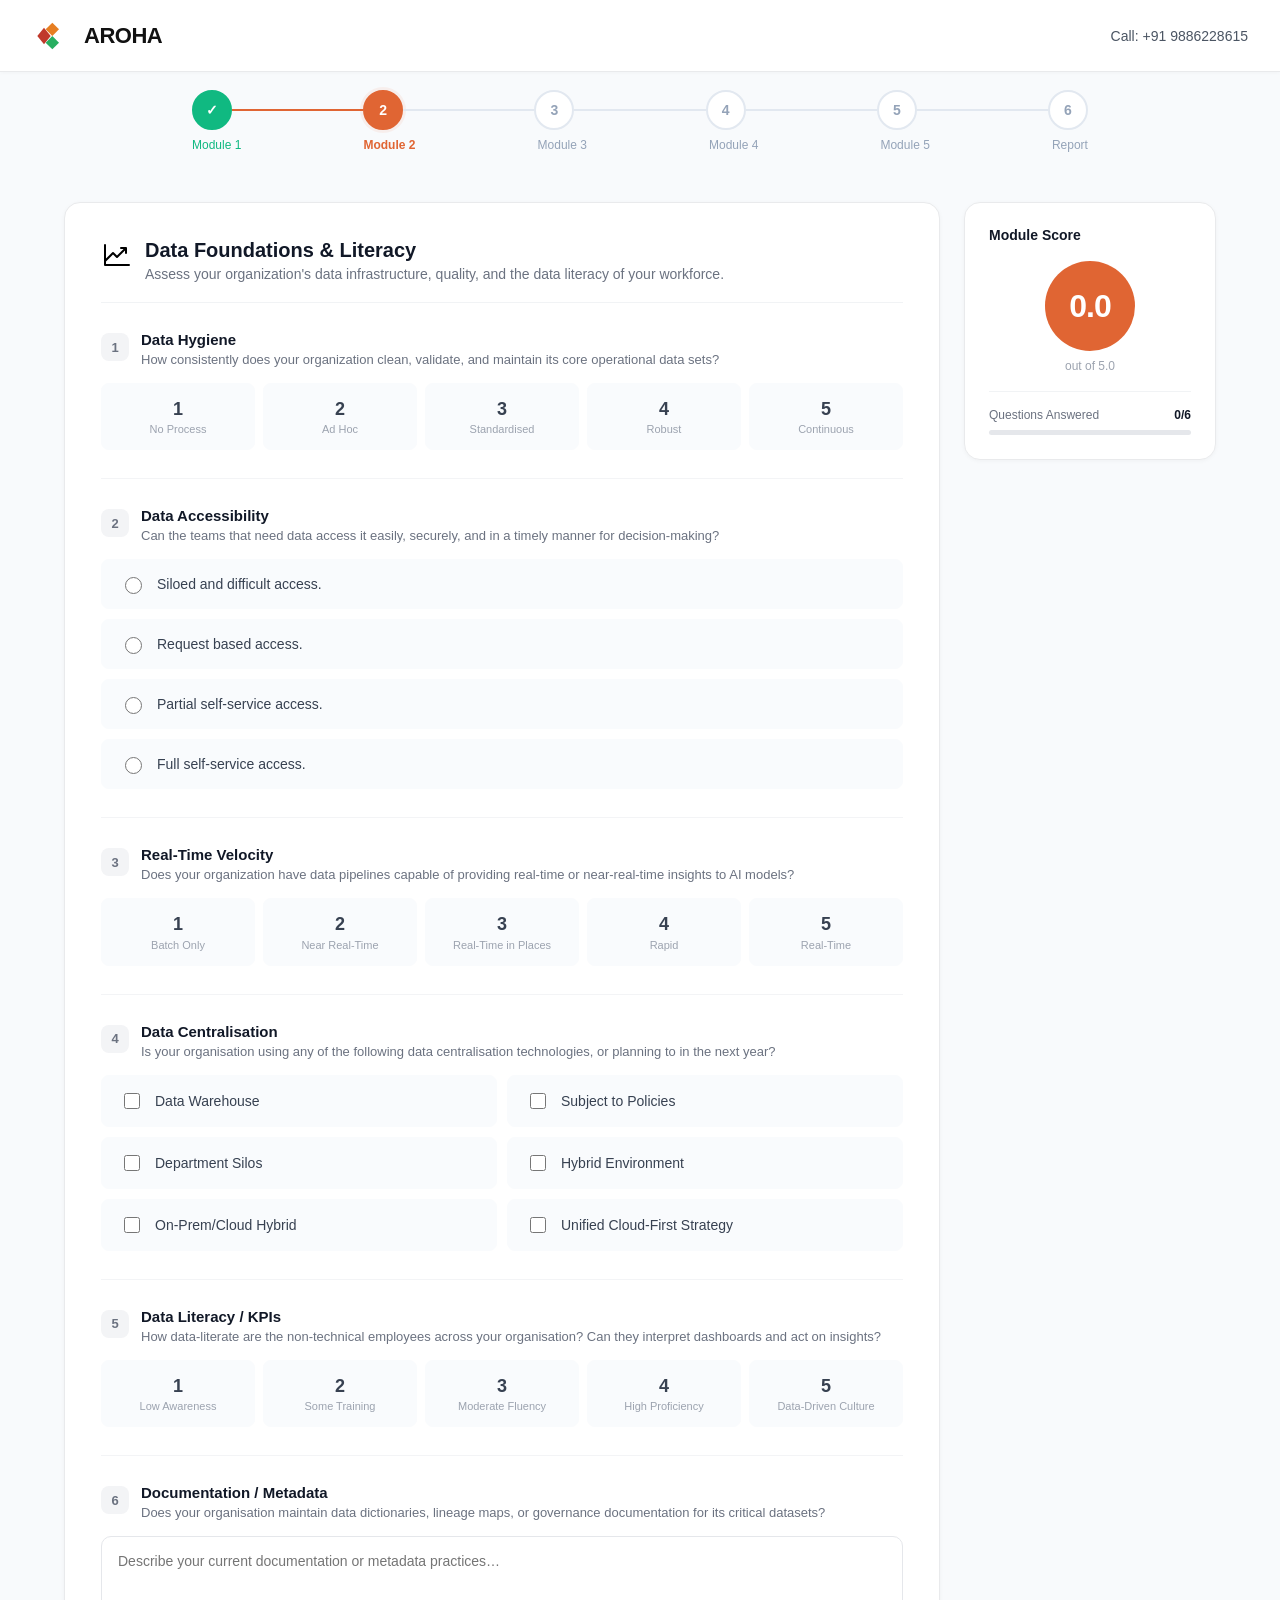
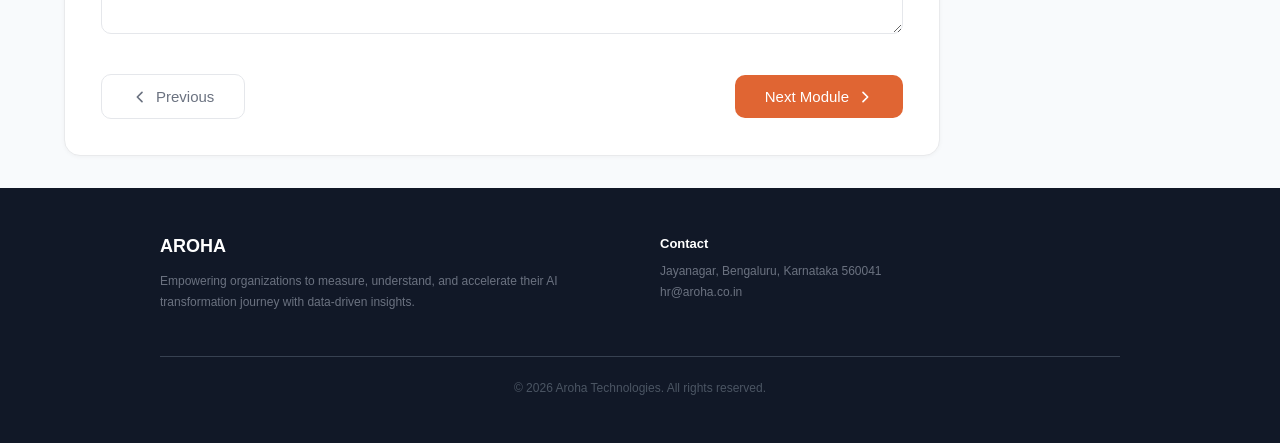
<file: module2/module2.html>
<!DOCTYPE html>
<html lang="en">
<head>
  <meta charset="UTF-8" />
  <meta name="viewport" content="width=device-width, initial-scale=1.0"/>
  <title>Aroha – Data Foundations & Literacy</title>
  <link rel="stylesheet" href="module2.css"/>
</head>
<body>

<!-- ══════════════════════  FIXED HEADER  ══════════════════════ -->
<header id="top-header">
  <div class="header-inner">
    <img src="https://aroha.co.in/wp-content/uploads/2024/08/aroha_logo.png"
         alt="Aroha" style="height:42px; object-fit:contain;"
         onerror="this.outerHTML='<div style=\'display:flex;align-items:center;gap:8px\'><svg width=44 height=30 viewBox=\'0 0 52 36\' fill=none><polygon points=\'6,18 14,8 22,18 14,28\' fill=\'#C0392B\'/><polygon points=\'16,10 24,2 32,10 24,18\' fill=\'#E67E22\'/><polygon points=\'16,26 24,18 32,26 24,34\' fill=\'#27AE60\'/></svg><span style=\'font-size:22px;font-weight:900;color:#111;letter-spacing:-0.5px\'>AROHA</span></div>'"/>
    <span class="header-phone">Call: +91 9886228615</span>
  </div>
</header>

<!-- ══════════════════════  STEPPER  ══════════════════════ -->
<div class="stepper-wrap">
  <div class="stepper-inner">
    <div class="stepper-row">
      <div class="step-circle done">✓</div>
      <div class="step-line done"></div>
      <div class="step-circle active">2</div>
      <div class="step-line"></div>
      <div class="step-circle">3</div>
      <div class="step-line"></div>
      <div class="step-circle">4</div>
      <div class="step-line"></div>
      <div class="step-circle">5</div>
      <div class="step-line"></div>
      <div class="step-circle">6</div>
    </div>
    <div class="stepper-labels">
      <span class="step-label done">Module 1</span>
      <span class="step-label active">Module 2</span>
      <span class="step-label">Module 3</span>
      <span class="step-label">Module 4</span>
      <span class="step-label">Module 5</span>
      <span class="step-label">Report</span>
    </div>
  </div>
</div>

<!-- ══════════════════════  MAIN  ══════════════════════ -->
<main class="main-wrap">
  <div class="content-row">

    <!-- LEFT: Questions -->
    <div class="question-card">

      <!-- Section title -->
      <div class="section-title-row">
        <svg xmlns="http://www.w3.org/2000/svg" width="32" height="32" fill="#000000" viewBox="0 0 256 256"><path d="M232,208a8,8,0,0,1-8,8H32a8,8,0,0,1-8-8V48a8,8,0,0,1,16,0V156.69l50.34-50.35a8,8,0,0,1,11.32,0L128,132.69,180.69,80H160a8,8,0,0,1,0-16h40a8,8,0,0,1,8,8v40a8,8,0,0,1-16,0V91.31l-58.34,58.35a8,8,0,0,1-11.32,0L96,123.31l-56,56V200H224A8,8,0,0,1,232,208Z"></path></svg>
        <div>
          <h2 class="section-title">Data Foundations &amp; Literacy</h2>
          <p class="section-sub">Assess your organization's data infrastructure, quality, and the data literacy of your workforce.</p>
        </div>
      </div>

      <!-- Q1: Data Hygiene -->
      <div class="q-block">
        <div class="q-header">
          <div class="q-badge">1</div>
          <div>
            <p class="q-title">Data Hygiene</p>
            <p class="q-sub">How consistently does your organization clean, validate, and maintain its core operational data sets?</p>
          </div>
        </div>
        <div class="scale-row">
          <button class="scale-btn" data-q="q1" data-v="1" onclick="selectScale(this)"><span class="num">1</span><span class="lbl">No Process</span></button>
          <button class="scale-btn" data-q="q1" data-v="2" onclick="selectScale(this)"><span class="num">2</span><span class="lbl">Ad Hoc</span></button>
          <button class="scale-btn" data-q="q1" data-v="3" onclick="selectScale(this)"><span class="num">3</span><span class="lbl">Standardised</span></button>
          <button class="scale-btn" data-q="q1" data-v="4" onclick="selectScale(this)"><span class="num">4</span><span class="lbl">Robust</span></button>
          <button class="scale-btn" data-q="q1" data-v="5" onclick="selectScale(this)"><span class="num">5</span><span class="lbl">Continuous</span></button>
        </div>
      </div>

      <hr class="q-divider"/>

      <!-- Q2: Data Accessibility -->
      <div class="q-block">
        <div class="q-header">
          <div class="q-badge">2</div>
          <div>
            <p class="q-title">Data Accessibility</p>
            <p class="q-sub">Can the teams that need data access it easily, securely, and in a timely manner for decision-making?</p>
          </div>
        </div>
        <div class="radio-col" id="q2-radio">
          <label class="radio-option" onclick="selectRadio(this,'q2')">
            <input type="radio" name="q2" value="1"/>
            <span class="opt-text">Siloed and difficult access.</span>
          </label>
          <label class="radio-option" onclick="selectRadio(this,'q2')">
            <input type="radio" name="q2" value="2"/>
            <span class="opt-text">Request based access.</span>
          </label>
          <label class="radio-option" onclick="selectRadio(this,'q2')">
            <input type="radio" name="q2" value="3"/>
            <span class="opt-text">Partial self-service access.</span>
          </label>
          <label class="radio-option" onclick="selectRadio(this,'q2')">
            <input type="radio" name="q2" value="4"/>
            <span class="opt-text">Full self-service access.</span>
          </label>
        </div>
      </div>

      <hr class="q-divider"/>

      <!-- Q3: Real-Time Velocity -->
      <div class="q-block">
        <div class="q-header">
          <div class="q-badge">3</div>
          <div>
            <p class="q-title">Real-Time Velocity</p>
            <p class="q-sub">Does your organization have data pipelines capable of providing real-time or near-real-time insights to AI models?</p>
          </div>
        </div>
        <div class="scale-row">
          <button class="scale-btn" data-q="q3" data-v="1" onclick="selectScale(this)"><span class="num">1</span><span class="lbl">Batch Only</span></button>
          <button class="scale-btn" data-q="q3" data-v="2" onclick="selectScale(this)"><span class="num">2</span><span class="lbl">Near Real-Time</span></button>
          <button class="scale-btn" data-q="q3" data-v="3" onclick="selectScale(this)"><span class="num">3</span><span class="lbl">Real-Time in Places</span></button>
          <button class="scale-btn" data-q="q3" data-v="4" onclick="selectScale(this)"><span class="num">4</span><span class="lbl">Rapid</span></button>
          <button class="scale-btn" data-q="q3" data-v="5" onclick="selectScale(this)"><span class="num">5</span><span class="lbl">Real-Time</span></button>
        </div>
      </div>

      <hr class="q-divider"/>

      <!-- Q4: Data Centralisation -->
      <div class="q-block">
        <div class="q-header">
          <div class="q-badge">4</div>
          <div>
            <p class="q-title">Data Centralisation</p>
            <p class="q-sub">Is your organisation using any of the following data centralisation technologies, or planning to in the next year?</p>
          </div>
        </div>
        <div class="check-grid" id="q4-check">
          <label class="check-option"><input type="checkbox" onchange="toggleCheck(this)"><span class="opt-text">Data Warehouse</span></label>
          <label class="check-option"><input type="checkbox" onchange="toggleCheck(this)"><span class="opt-text">Subject to Policies</span></label>
          <label class="check-option"><input type="checkbox" onchange="toggleCheck(this)"><span class="opt-text">Department Silos</span></label>
          <label class="check-option"><input type="checkbox" onchange="toggleCheck(this)"><span class="opt-text">Hybrid Environment</span></label>
          <label class="check-option"><input type="checkbox" onchange="toggleCheck(this)"><span class="opt-text">On-Prem/Cloud Hybrid</span></label>
          <label class="check-option"><input type="checkbox" onchange="toggleCheck(this)"><span class="opt-text">Unified Cloud-First Strategy</span></label>
        </div>
      </div>

      <hr class="q-divider"/>

      <!-- Q5: Data Literacy/KPIs -->
      <div class="q-block">
        <div class="q-header">
          <div class="q-badge">5</div>
          <div>
            <p class="q-title">Data Literacy / KPIs</p>
            <p class="q-sub">How data-literate are the non-technical employees across your organisation? Can they interpret dashboards and act on insights?</p>
          </div>
        </div>
        <div class="scale-row">
          <button class="scale-btn" data-q="q5" data-v="1" onclick="selectScale(this)"><span class="num">1</span><span class="lbl">Low Awareness</span></button>
          <button class="scale-btn" data-q="q5" data-v="2" onclick="selectScale(this)"><span class="num">2</span><span class="lbl">Some Training</span></button>
          <button class="scale-btn" data-q="q5" data-v="3" onclick="selectScale(this)"><span class="num">3</span><span class="lbl">Moderate Fluency</span></button>
          <button class="scale-btn" data-q="q5" data-v="4" onclick="selectScale(this)"><span class="num">4</span><span class="lbl">High Proficiency</span></button>
          <button class="scale-btn" data-q="q5" data-v="5" onclick="selectScale(this)"><span class="num">5</span><span class="lbl">Data-Driven Culture</span></button>
        </div>
      </div>

      <hr class="q-divider"/>

      <!-- Q6: Documentation / Metadata -->
      <div class="q-block">
        <div class="q-header">
          <div class="q-badge">6</div>
          <div>
            <p class="q-title">Documentation / Metadata</p>
            <p class="q-sub">Does your organisation maintain data dictionaries, lineage maps, or governance documentation for its critical datasets?</p>
          </div>
        </div>
        <textarea rows="4" placeholder="Describe your current documentation or metadata practices…" id="q6-text" oninput="onTextChange()"></textarea>
      </div>

      <!-- Next -->
      <div class="btn-row">
        <button class="btn-prev" onclick="window.location.href='../module1/module1.html'">
          <svg style="width:16px;height:16px;" fill="none" stroke="currentColor" stroke-width="2.5" viewBox="0 0 24 24">
            <path stroke-linecap="round" stroke-linejoin="round" d="M15 19l-7-7 7-7"/>
          </svg>
          Previous
        </button>
        <!-- <button class="btn-next" id="btn-next" onclick="goNext()"> -->
        <button class="btn-next" onclick="sessionStorage.setItem('module2Score', computeScore()); window.location.href='../module3/module3.html'">
          Next Module
          <svg style="width:16px;height:16px;" fill="none" stroke="currentColor" stroke-width="2.5" viewBox="0 0 24 24">
            <path stroke-linecap="round" stroke-linejoin="round" d="M9 5l7 7-7 7"/>
          </svg>
        </button>
      </div>
    </div>

    <!-- RIGHT: Sticky score -->
    <div id="score-card">
      <div class="score-inner">
        <p class="score-label">Module Score</p>
        <div class="score-circle">
          <span id="score-display">0.0</span>
        </div>
        <p class="score-sub">out of 5.0</p>
        <div class="score-progress-wrap">
          <div class="score-progress-row">
            <span class="score-progress-label">Questions Answered</span>
            <span id="answered-count" class="score-progress-count">0/6</span>
          </div>
          <div class="progress-track">
            <div class="progress-fill" id="progress-fill" style="width:0%;"></div>
          </div>
        </div>
      </div>
    </div>

  </div>
</main>

<!-- ══════════════════════  FOOTER  ══════════════════════ -->
<footer>
  <div class="footer-inner">
    <div>
      <img src="https://aroha.co.in/wp-content/uploads/2026/03/Aroha-White-1.png"
           alt="Aroha"
           style="height:34px;object-fit:contain;margin-bottom:14px;"
           onerror="this.outerHTML='<span style=\'font-size:18px;font-weight:900;color:#fff;display:block;margin-bottom:14px;\'>AROHA</span>'"/>
      <p class="footer-tagline">Empowering organizations to measure, understand, and accelerate their AI transformation journey with data-driven insights.</p>
    </div>
    <div>
      <p class="footer-contact-title">Contact</p>
      <p class="footer-contact-text">Jayanagar, Bengaluru, Karnataka 560041</p>
      <p class="footer-contact-text">hr@aroha.co.in</p>
    </div>
  </div>
  <div class="footer-bottom">
    <p>© 2026 Aroha Technologies. All rights reserved.</p>
  </div>
</footer>

<script src="module2.js"></script>
</body>
</html>
</file>
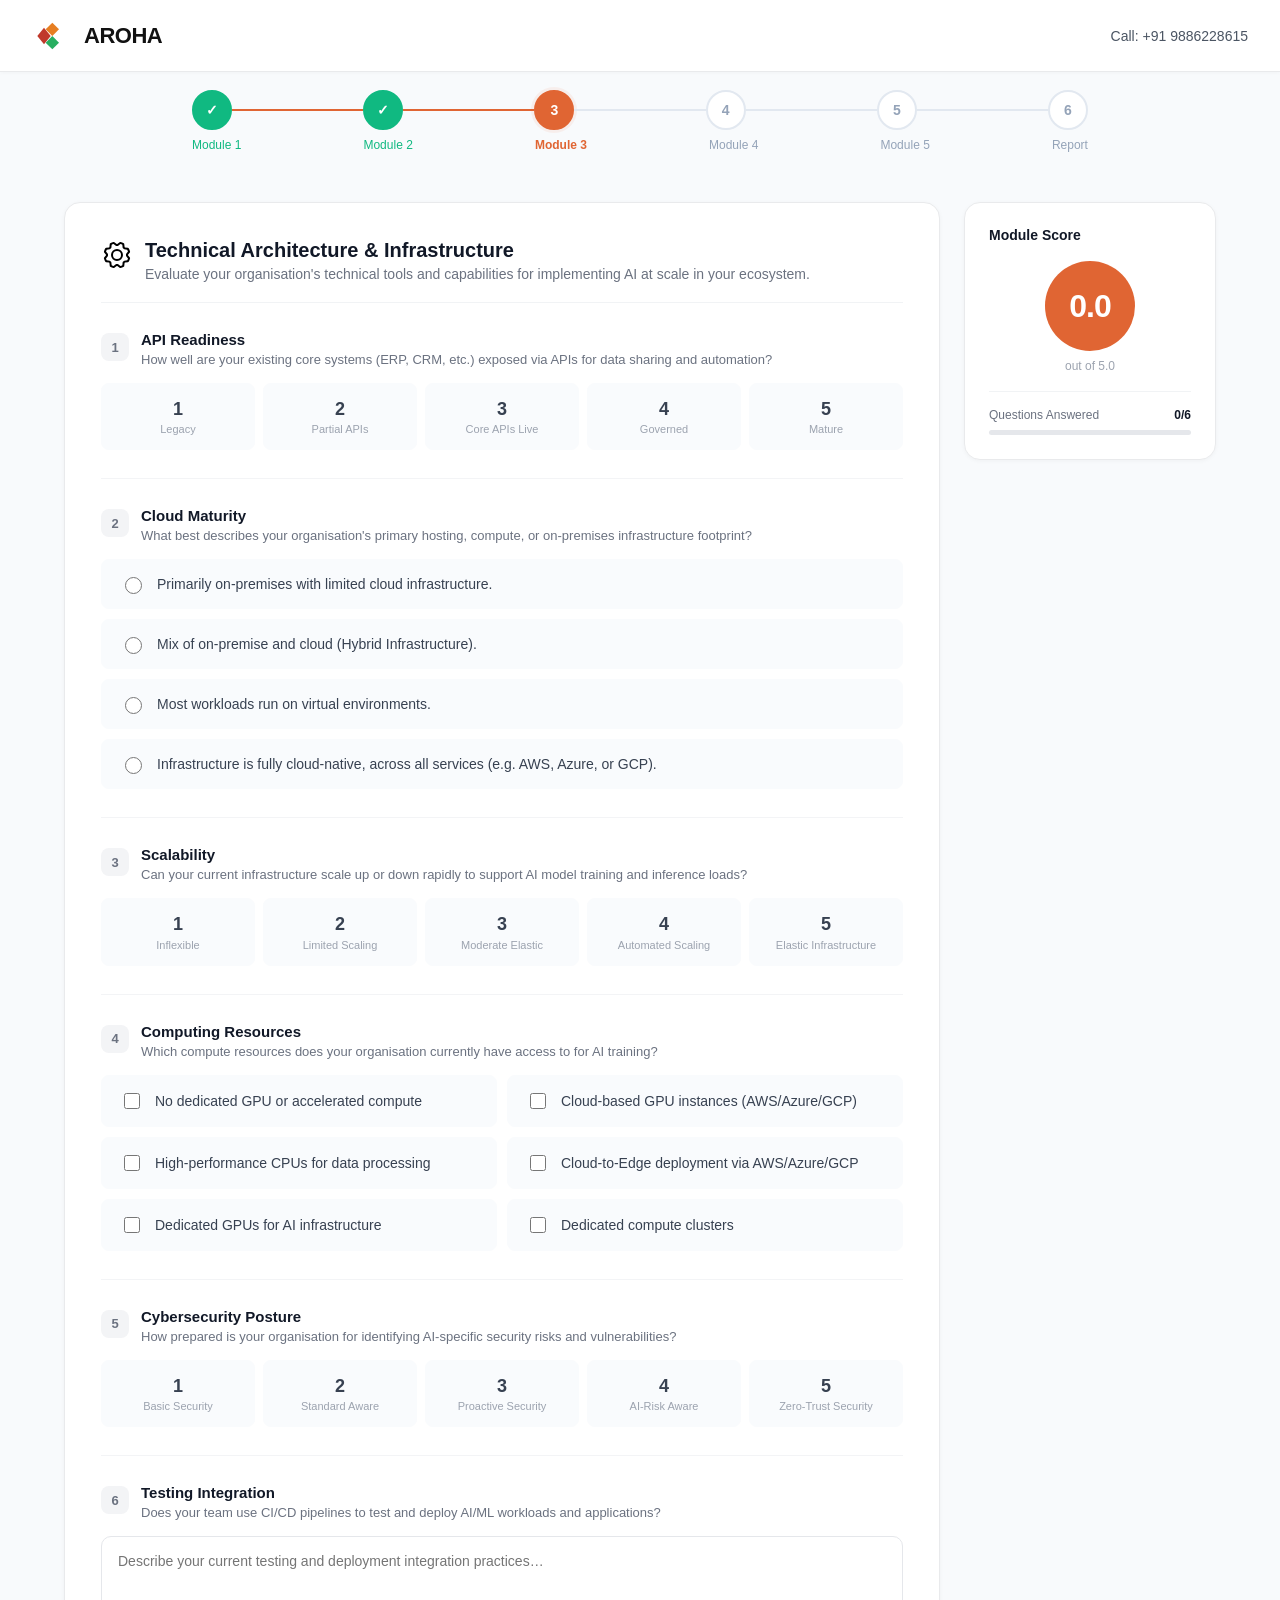
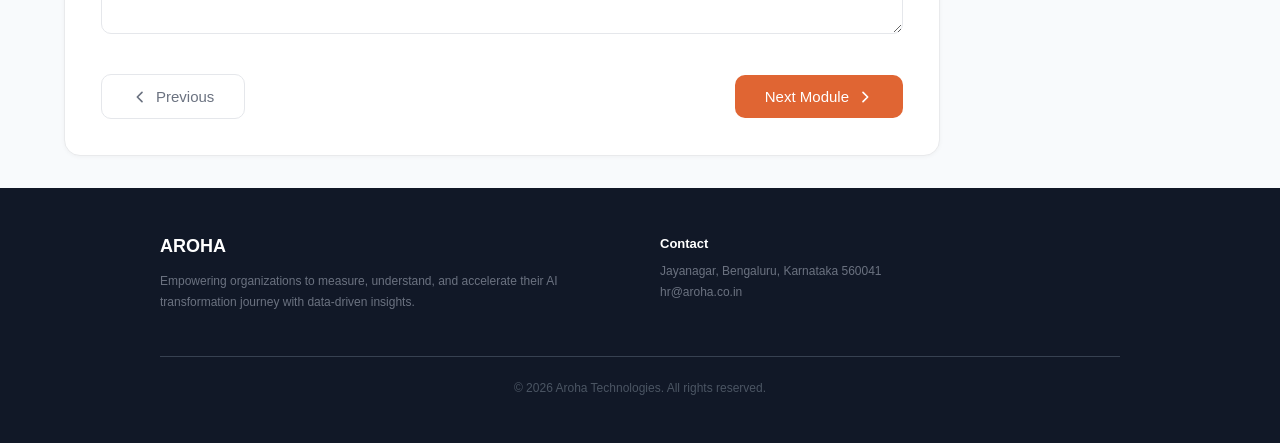
<file: module3/module3.html>
<!DOCTYPE html>
<html lang="en">
<head>
  <meta charset="UTF-8" />
  <meta name="viewport" content="width=device-width, initial-scale=1.0"/>
  <title>Aroha – Technical Architecture & Infrastructure</title>
  <link rel="stylesheet" href="module3.css"/>
</head>
<body>

<!-- ══════════════════════  FIXED HEADER  ══════════════════════ -->
<header id="top-header">
  <div class="header-inner">
    <img src="https://aroha.co.in/wp-content/uploads/2024/08/aroha_logo.png"
         alt="Aroha" style="height:42px; object-fit:contain;"
         onerror="this.outerHTML='<div style=\'display:flex;align-items:center;gap:8px\'><svg width=44 height=30 viewBox=\'0 0 52 36\' fill=none><polygon points=\'6,18 14,8 22,18 14,28\' fill=\'#C0392B\'/><polygon points=\'16,10 24,2 32,10 24,18\' fill=\'#E67E22\'/><polygon points=\'16,26 24,18 32,26 24,34\' fill=\'#27AE60\'/></svg><span style=\'font-size:22px;font-weight:900;color:#111;letter-spacing:-0.5px\'>AROHA</span></div>'"/>
    <span class="header-phone">Call: +91 9886228615</span>
  </div>
</header>

<!-- ══════════════════════  STEPPER  ══════════════════════ -->
<div class="stepper-wrap">
  <div class="stepper-inner">
    <div class="stepper-row">
      <div class="step-circle done">&#10003;</div>
      <div class="step-line done"></div>
      <div class="step-circle done">&#10003;</div>
      <div class="step-line done"></div>
      <div class="step-circle active">3</div>
      <div class="step-line"></div>
      <div class="step-circle">4</div>
      <div class="step-line"></div>
      <div class="step-circle">5</div>
      <div class="step-line"></div>
      <div class="step-circle">6</div>
    </div>
    <div class="stepper-labels">
      <span class="step-label done">Module 1</span>
      <span class="step-label done">Module 2</span>
      <span class="step-label active">Module 3</span>
      <span class="step-label">Module 4</span>
      <span class="step-label">Module 5</span>
      <span class="step-label">Report</span>
    </div>
  </div>
</div>

<!-- ══════════════════════  MAIN  ══════════════════════ -->
<main class="main-wrap">
  <div class="content-row">

    <!-- LEFT: Questions -->
    <div class="question-card">

      <!-- Section title -->
      <div class="section-title-row">
        <svg xmlns="http://www.w3.org/2000/svg" width="32" height="32" fill="#000000" viewBox="0 0 256 256"><path d="M128,80a48,48,0,1,0,48,48A48.05,48.05,0,0,0,128,80Zm0,80a32,32,0,1,1,32-32A32,32,0,0,1,128,160Zm88-29.84q.06-2.16,0-4.32l14.92-18.64a8,8,0,0,0,1.48-7.06,107.21,107.21,0,0,0-10.88-26.25,8,8,0,0,0-6-3.93l-23.72-2.64q-1.48-1.56-3-3L186,40.54a8,8,0,0,0-3.94-6,107.71,107.71,0,0,0-26.25-10.87,8,8,0,0,0-7.06,1.49L130.16,40Q128,40,125.84,40L107.2,25.11a8,8,0,0,0-7.06-1.48A107.6,107.6,0,0,0,73.89,34.51a8,8,0,0,0-3.93,6L67.32,64.27q-1.56,1.49-3,3L40.54,70a8,8,0,0,0-6,3.94,107.71,107.71,0,0,0-10.87,26.25,8,8,0,0,0,1.49,7.06L40,125.84Q40,128,40,130.16L25.11,148.8a8,8,0,0,0-1.48,7.06,107.21,107.21,0,0,0,10.88,26.25,8,8,0,0,0,6,3.93l23.72,2.64q1.49,1.56,3,3L70,215.46a8,8,0,0,0,3.94,6,107.71,107.71,0,0,0,26.25,10.87,8,8,0,0,0,7.06-1.49L125.84,216q2.16.06,4.32,0l18.64,14.92a8,8,0,0,0,7.06,1.48,107.21,107.21,0,0,0,26.25-10.88,8,8,0,0,0,3.93-6l2.64-23.72q1.56-1.48,3-3L215.46,186a8,8,0,0,0,6-3.94,107.71,107.71,0,0,0,10.87-26.25,8,8,0,0,0-1.49-7.06Zm-16.1-6.5a73.93,73.93,0,0,1,0,8.68,8,8,0,0,0,1.74,5.48l14.19,17.73a91.57,91.57,0,0,1-6.23,15L187,173.11a8,8,0,0,0-5.1,2.64,74.11,74.11,0,0,1-6.14,6.14,8,8,0,0,0-2.64,5.1l-2.51,22.58a91.32,91.32,0,0,1-15,6.23l-17.74-14.19a8,8,0,0,0-5-1.75h-.48a73.93,73.93,0,0,1-8.68,0,8,8,0,0,0-5.48,1.74L100.45,215.8a91.57,91.57,0,0,1-15-6.23L82.89,187a8,8,0,0,0-2.64-5.1,74.11,74.11,0,0,1-6.14-6.14,8,8,0,0,0-5.1-2.64L46.43,170.6a91.32,91.32,0,0,1-6.23-15l14.19-17.74a8,8,0,0,0,1.74-5.48,73.93,73.93,0,0,1,0-8.68,8,8,0,0,0-1.74-5.48L40.2,100.45a91.57,91.57,0,0,1,6.23-15L69,82.89a8,8,0,0,0,5.1-2.64,74.11,74.11,0,0,1,6.14-6.14A8,8,0,0,0,82.89,69L85.4,46.43a91.32,91.32,0,0,1,15-6.23l17.74,14.19a8,8,0,0,0,5.48,1.74,73.93,73.93,0,0,1,8.68,0,8,8,0,0,0,5.48-1.74L155.55,40.2a91.57,91.57,0,0,1,15,6.23L173.11,69a8,8,0,0,0,2.64,5.1,74.11,74.11,0,0,1,6.14,6.14,8,8,0,0,0,5.1,2.64l22.58,2.51a91.32,91.32,0,0,1,6.23,15l-14.19,17.74A8,8,0,0,0,199.87,123.66Z"></path></svg>
        <div>
          <h2 class="section-title">Technical Architecture &amp; Infrastructure</h2>
          <p class="section-sub">Evaluate your organisation's technical tools and capabilities for implementing AI at scale in your ecosystem.</p>
        </div>
      </div>

      <!-- Q1: API Readiness -->
      <div class="q-block">
        <div class="q-header">
          <div class="q-badge">1</div>
          <div>
            <p class="q-title">API Readiness</p>
            <p class="q-sub">How well are your existing core systems (ERP, CRM, etc.) exposed via APIs for data sharing and automation?</p>
          </div>
        </div>
        <div class="scale-row">
          <button class="scale-btn" data-q="q1" data-v="1" onclick="selectScale(this)"><span class="num">1</span><span class="lbl">Legacy</span></button>
          <button class="scale-btn" data-q="q1" data-v="2" onclick="selectScale(this)"><span class="num">2</span><span class="lbl">Partial APIs</span></button>
          <button class="scale-btn" data-q="q1" data-v="3" onclick="selectScale(this)"><span class="num">3</span><span class="lbl">Core APIs Live</span></button>
          <button class="scale-btn" data-q="q1" data-v="4" onclick="selectScale(this)"><span class="num">4</span><span class="lbl">Governed</span></button>
          <button class="scale-btn" data-q="q1" data-v="5" onclick="selectScale(this)"><span class="num">5</span><span class="lbl">Mature</span></button>
        </div>
      </div>

      <hr class="q-divider"/>

      <!-- Q2: Cloud Maturity -->
      <div class="q-block">
        <div class="q-header">
          <div class="q-badge">2</div>
          <div>
            <p class="q-title">Cloud Maturity</p>
            <p class="q-sub">What best describes your organisation's primary hosting, compute, or on-premises infrastructure footprint?</p>
          </div>
        </div>
        <div class="radio-col" id="q2-radio">
          <label class="radio-option" onclick="selectRadio(this,'q2')">
            <input type="radio" name="q2" value="1"/>
            <span class="opt-text">Primarily on-premises with limited cloud infrastructure.</span>
          </label>
          <label class="radio-option" onclick="selectRadio(this,'q2')">
            <input type="radio" name="q2" value="2"/>
            <span class="opt-text">Mix of on-premise and cloud (Hybrid Infrastructure).</span>
          </label>
          <label class="radio-option" onclick="selectRadio(this,'q2')">
            <input type="radio" name="q2" value="3"/>
            <span class="opt-text">Most workloads run on virtual environments.</span>
          </label>
          <label class="radio-option" onclick="selectRadio(this,'q2')">
            <input type="radio" name="q2" value="4"/>
            <span class="opt-text">Infrastructure is fully cloud-native, across all services (e.g. AWS, Azure, or GCP).</span>
          </label>
        </div>
      </div>

      <hr class="q-divider"/>

      <!-- Q3: Scalability -->
      <div class="q-block">
        <div class="q-header">
          <div class="q-badge">3</div>
          <div>
            <p class="q-title">Scalability</p>
            <p class="q-sub">Can your current infrastructure scale up or down rapidly to support AI model training and inference loads?</p>
          </div>
        </div>
        <div class="scale-row">
          <button class="scale-btn" data-q="q3" data-v="1" onclick="selectScale(this)"><span class="num">1</span><span class="lbl">Inflexible</span></button>
          <button class="scale-btn" data-q="q3" data-v="2" onclick="selectScale(this)"><span class="num">2</span><span class="lbl">Limited Scaling</span></button>
          <button class="scale-btn" data-q="q3" data-v="3" onclick="selectScale(this)"><span class="num">3</span><span class="lbl">Moderate Elastic</span></button>
          <button class="scale-btn" data-q="q3" data-v="4" onclick="selectScale(this)"><span class="num">4</span><span class="lbl">Automated Scaling</span></button>
          <button class="scale-btn" data-q="q3" data-v="5" onclick="selectScale(this)"><span class="num">5</span><span class="lbl">Elastic Infrastructure</span></button>
        </div>
      </div>

      <hr class="q-divider"/>

      <!-- Q4: Computing Resources -->
      <div class="q-block">
        <div class="q-header">
          <div class="q-badge">4</div>
          <div>
            <p class="q-title">Computing Resources</p>
            <p class="q-sub">Which compute resources does your organisation currently have access to for AI training?</p>
          </div>
        </div>
        <div class="check-grid" id="q4-check">
          <label class="check-option"><input type="checkbox" onchange="toggleCheck(this)"><span class="opt-text">No dedicated GPU or accelerated compute</span></label>
          <label class="check-option"><input type="checkbox" onchange="toggleCheck(this)"><span class="opt-text">Cloud-based GPU instances (AWS/Azure/GCP)</span></label>
          <label class="check-option"><input type="checkbox" onchange="toggleCheck(this)"><span class="opt-text">High-performance CPUs for data processing</span></label>
          <label class="check-option"><input type="checkbox" onchange="toggleCheck(this)"><span class="opt-text">Cloud-to-Edge deployment via AWS/Azure/GCP</span></label>
          <label class="check-option"><input type="checkbox" onchange="toggleCheck(this)"><span class="opt-text">Dedicated GPUs for AI infrastructure</span></label>
          <label class="check-option"><input type="checkbox" onchange="toggleCheck(this)"><span class="opt-text">Dedicated compute clusters</span></label>
        </div>
      </div>

      <hr class="q-divider"/>

      <!-- Q5: Cybersecurity Posture -->
      <div class="q-block">
        <div class="q-header">
          <div class="q-badge">5</div>
          <div>
            <p class="q-title">Cybersecurity Posture</p>
            <p class="q-sub">How prepared is your organisation for identifying AI-specific security risks and vulnerabilities?</p>
          </div>
        </div>
        <div class="scale-row">
          <button class="scale-btn" data-q="q5" data-v="1" onclick="selectScale(this)"><span class="num">1</span><span class="lbl">Basic Security</span></button>
          <button class="scale-btn" data-q="q5" data-v="2" onclick="selectScale(this)"><span class="num">2</span><span class="lbl">Standard Aware</span></button>
          <button class="scale-btn" data-q="q5" data-v="3" onclick="selectScale(this)"><span class="num">3</span><span class="lbl">Proactive Security</span></button>
          <button class="scale-btn" data-q="q5" data-v="4" onclick="selectScale(this)"><span class="num">4</span><span class="lbl">AI-Risk Aware</span></button>
          <button class="scale-btn" data-q="q5" data-v="5" onclick="selectScale(this)"><span class="num">5</span><span class="lbl">Zero-Trust Security</span></button>
        </div>
      </div>

      <hr class="q-divider"/>

      <!-- Q6: Testing Integration -->
      <div class="q-block">
        <div class="q-header">
          <div class="q-badge">6</div>
          <div>
            <p class="q-title">Testing Integration</p>
            <p class="q-sub">Does your team use CI/CD pipelines to test and deploy AI/ML workloads and applications?</p>
          </div>
        </div>
        <textarea rows="4" placeholder="Describe your current testing and deployment integration practices…" id="q6-text" oninput="onTextChange()"></textarea>
      </div>

      <!-- Buttons -->
      <div class="btn-row">
        <button class="btn-prev" onclick="window.location.href='../module2/module2.html'">
          <svg style="width:16px;height:16px;" fill="none" stroke="currentColor" stroke-width="2.5" viewBox="0 0 24 24">
            <path stroke-linecap="round" stroke-linejoin="round" d="M15 19l-7-7 7-7"/>
          </svg>
          Previous
        </button>
        <button class="btn-next" onclick="sessionStorage.setItem('module3Score', computeScore()); window.location.href='../module4/module4.html'">
          Next Module
          <svg style="width:16px;height:16px;" fill="none" stroke="currentColor" stroke-width="2.5" viewBox="0 0 24 24">
            <path stroke-linecap="round" stroke-linejoin="round" d="M9 5l7 7-7 7"/>
          </svg>
        </button>
      </div>

    </div>

    <!-- RIGHT: Sticky score -->
    <div id="score-card">
      <div class="score-inner">
        <p class="score-label">Module Score</p>
        <div class="score-circle">
          <span id="score-display">0.0</span>
        </div>
        <p class="score-sub">out of 5.0</p>
        <div class="score-progress-wrap">
          <div class="score-progress-row">
            <span class="score-progress-label">Questions Answered</span>
            <span id="answered-count" class="score-progress-count">0/6</span>
          </div>
          <div class="progress-track">
            <div class="progress-fill" id="progress-fill" style="width:0%;"></div>
          </div>
        </div>
      </div>
    </div>

  </div>
</main>

<!-- ══════════════════════  FOOTER  ══════════════════════ -->
<footer>
  <div class="footer-inner">
    <div>
      <img src="https://aroha.co.in/wp-content/uploads/2026/03/Aroha-White-1.png"
           alt="Aroha"
           style="height:34px;object-fit:contain;margin-bottom:14px;"
           onerror="this.outerHTML='<span style=\'font-size:18px;font-weight:900;color:#fff;display:block;margin-bottom:14px;\'>AROHA</span>'"/>
      <p class="footer-tagline">Empowering organizations to measure, understand, and accelerate their AI transformation journey with data-driven insights.</p>
    </div>
    <div>
      <p class="footer-contact-title">Contact</p>
      <p class="footer-contact-text">Jayanagar, Bengaluru, Karnataka 560041</p>
      <p class="footer-contact-text">hr@aroha.co.in</p>
    </div>
  </div>
  <div class="footer-bottom">
    <p>© 2026 Aroha Technologies. All rights reserved.</p>
  </div>
</footer>

<script src="module3.js"></script>
</body>
</html>
</file>
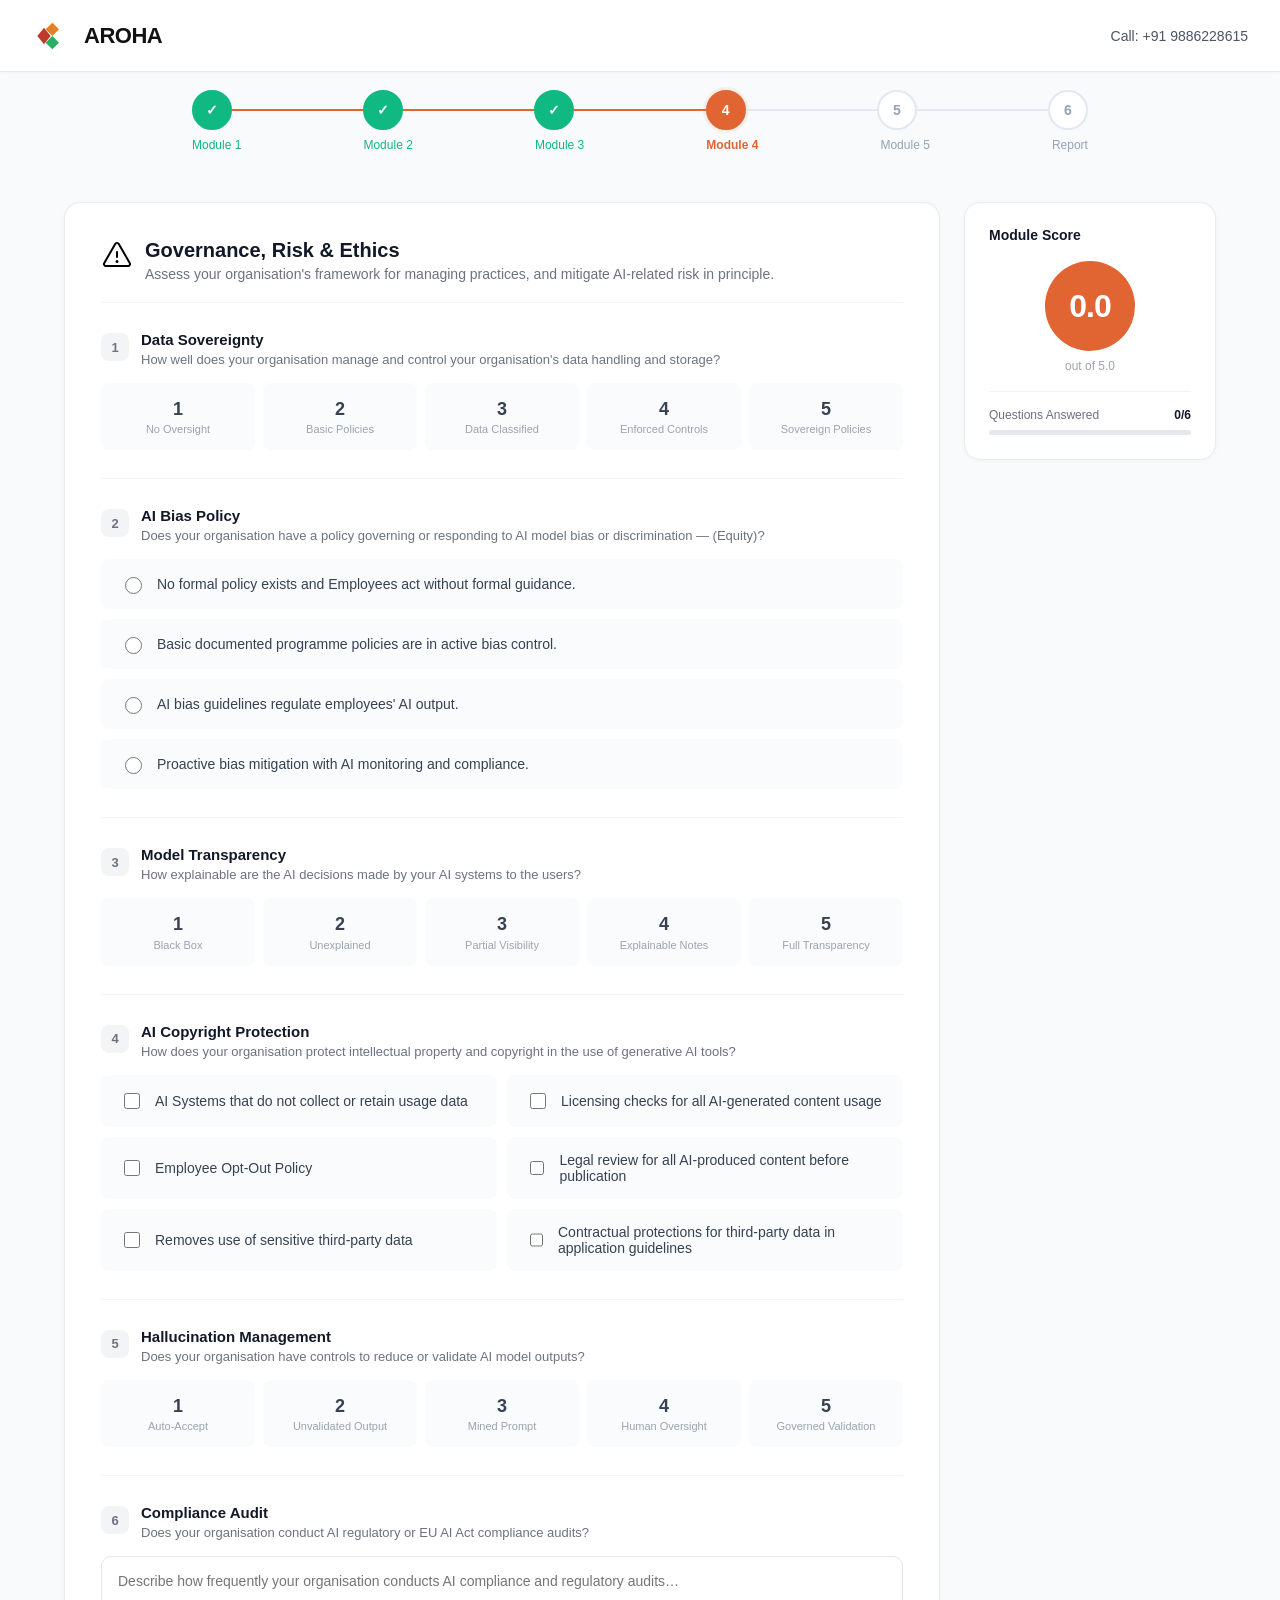
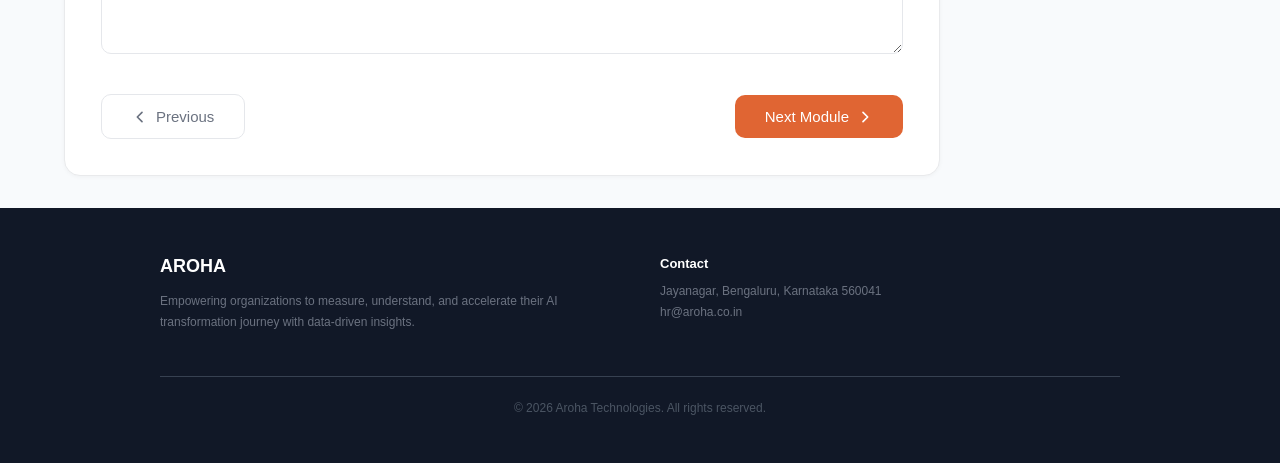
<file: module4/module4.html>
<!DOCTYPE html>
<html lang="en">
<head>
  <meta charset="UTF-8" />
  <meta name="viewport" content="width=device-width, initial-scale=1.0"/>
  <title>Aroha – Governance, Risk &amp; Ethics</title>
  <link rel="stylesheet" href="module4.css"/>
</head>
<body>

<!-- ══════════════════════  FIXED HEADER  ══════════════════════ -->
<header id="top-header">
  <div class="header-inner">
    <img src="https://aroha.co.in/wp-content/uploads/2024/08/aroha_logo.png"
         alt="Aroha" style="height:42px; object-fit:contain;"
         onerror="this.outerHTML='<div style=\'display:flex;align-items:center;gap:8px\'><svg width=44 height=30 viewBox=\'0 0 52 36\' fill=none><polygon points=\'6,18 14,8 22,18 14,28\' fill=\'#C0392B\'/><polygon points=\'16,10 24,2 32,10 24,18\' fill=\'#E67E22\'/><polygon points=\'16,26 24,18 32,26 24,34\' fill=\'#27AE60\'/></svg><span style=\'font-size:22px;font-weight:900;color:#111;letter-spacing:-0.5px\'>AROHA</span></div>'"/>
    <span class="header-phone">Call: +91 9886228615</span>
  </div>
</header>

<!-- ══════════════════════  STEPPER  ══════════════════════ -->
<div class="stepper-wrap">
  <div class="stepper-inner">
    <div class="stepper-row">
      <div class="step-circle done">&#10003;</div>
      <div class="step-line done"></div>
      <div class="step-circle done">&#10003;</div>
      <div class="step-line done"></div>
      <div class="step-circle done">&#10003;</div>
      <div class="step-line done"></div>
      <div class="step-circle active">4</div>
      <div class="step-line"></div>
      <div class="step-circle">5</div>
      <div class="step-line"></div>
      <div class="step-circle">6</div>
    </div>
    <div class="stepper-labels">
      <span class="step-label done">Module 1</span>
      <span class="step-label done">Module 2</span>
      <span class="step-label done">Module 3</span>
      <span class="step-label active">Module 4</span>
      <span class="step-label">Module 5</span>
      <span class="step-label">Report</span>
    </div>
  </div>
</div>

<!-- ══════════════════════  MAIN  ══════════════════════ -->
<main class="main-wrap">
  <div class="content-row">

    <!-- LEFT: Questions -->
    <div class="question-card">

      <!-- Section title -->
      <div class="section-title-row">
        <svg xmlns="http://www.w3.org/2000/svg" width="32" height="32" fill="#000000" viewBox="0 0 256 256"><path d="M236.8,188.09,149.35,36.22h0a24.76,24.76,0,0,0-42.7,0L19.2,188.09a23.51,23.51,0,0,0,0,23.72A24.35,24.35,0,0,0,40.55,224h174.9a24.35,24.35,0,0,0,21.33-12.19A23.51,23.51,0,0,0,236.8,188.09ZM222.93,203.8a8.5,8.5,0,0,1-7.48,4.2H40.55a8.5,8.5,0,0,1-7.48-4.2,7.59,7.59,0,0,1,0-7.72L120.52,44.21a8.75,8.75,0,0,1,15,0l87.45,151.87A7.59,7.59,0,0,1,222.93,203.8ZM120,144V104a8,8,0,0,1,16,0v40a8,8,0,0,1-16,0Zm20,36a12,12,0,1,1-12-12A12,12,0,0,1,140,180Z"></path></svg>
        <div>
          <h2 class="section-title">Governance, Risk &amp; Ethics</h2>
          <p class="section-sub">Assess your organisation's framework for managing practices, and mitigate AI-related risk in principle.</p>
        </div>
      </div>

      <!-- Q1: Data Sovereignty -->
      <div class="q-block">
        <div class="q-header">
          <div class="q-badge">1</div>
          <div>
            <p class="q-title">Data Sovereignty</p>
            <p class="q-sub">How well does your organisation manage and control your organisation's data handling and storage?</p>
          </div>
        </div>
        <div class="scale-row">
          <button class="scale-btn" data-q="q1" data-v="1" onclick="selectScale(this)"><span class="num">1</span><span class="lbl">No Oversight</span></button>
          <button class="scale-btn" data-q="q1" data-v="2" onclick="selectScale(this)"><span class="num">2</span><span class="lbl">Basic Policies</span></button>
          <button class="scale-btn" data-q="q1" data-v="3" onclick="selectScale(this)"><span class="num">3</span><span class="lbl">Data Classified</span></button>
          <button class="scale-btn" data-q="q1" data-v="4" onclick="selectScale(this)"><span class="num">4</span><span class="lbl">Enforced Controls</span></button>
          <button class="scale-btn" data-q="q1" data-v="5" onclick="selectScale(this)"><span class="num">5</span><span class="lbl">Sovereign Policies</span></button>
        </div>
      </div>

      <hr class="q-divider"/>

      <!-- Q2: AI Bias Policy -->
      <div class="q-block">
        <div class="q-header">
          <div class="q-badge">2</div>
          <div>
            <p class="q-title">AI Bias Policy</p>
            <p class="q-sub">Does your organisation have a policy governing or responding to AI model bias or discrimination — (Equity)?</p>
          </div>
        </div>
        <div class="radio-col" id="q2-radio">
          <label class="radio-option" onclick="selectRadio(this,'q2')">
            <input type="radio" name="q2" value="1"/>
            <span class="opt-text">No formal policy exists and Employees act without formal guidance.</span>
          </label>
          <label class="radio-option" onclick="selectRadio(this,'q2')">
            <input type="radio" name="q2" value="2"/>
            <span class="opt-text">Basic documented programme policies are in active bias control.</span>
          </label>
          <label class="radio-option" onclick="selectRadio(this,'q2')">
            <input type="radio" name="q2" value="3"/>
            <span class="opt-text">AI bias guidelines regulate employees' AI output.</span>
          </label>
          <label class="radio-option" onclick="selectRadio(this,'q2')">
            <input type="radio" name="q2" value="4"/>
            <span class="opt-text">Proactive bias mitigation with AI monitoring and compliance.</span>
          </label>
        </div>
      </div>

      <hr class="q-divider"/>

      <!-- Q3: Model Transparency -->
      <div class="q-block">
        <div class="q-header">
          <div class="q-badge">3</div>
          <div>
            <p class="q-title">Model Transparency</p>
            <p class="q-sub">How explainable are the AI decisions made by your AI systems to the users?</p>
          </div>
        </div>
        <div class="scale-row">
          <button class="scale-btn" data-q="q3" data-v="1" onclick="selectScale(this)"><span class="num">1</span><span class="lbl">Black Box</span></button>
          <button class="scale-btn" data-q="q3" data-v="2" onclick="selectScale(this)"><span class="num">2</span><span class="lbl">Unexplained</span></button>
          <button class="scale-btn" data-q="q3" data-v="3" onclick="selectScale(this)"><span class="num">3</span><span class="lbl">Partial Visibility</span></button>
          <button class="scale-btn" data-q="q3" data-v="4" onclick="selectScale(this)"><span class="num">4</span><span class="lbl">Explainable Notes</span></button>
          <button class="scale-btn" data-q="q3" data-v="5" onclick="selectScale(this)"><span class="num">5</span><span class="lbl">Full Transparency</span></button>
        </div>
      </div>

      <hr class="q-divider"/>

      <!-- Q4: AI Copyright Protection -->
      <div class="q-block">
        <div class="q-header">
          <div class="q-badge">4</div>
          <div>
            <p class="q-title">AI Copyright Protection</p>
            <p class="q-sub">How does your organisation protect intellectual property and copyright in the use of generative AI tools?</p>
          </div>
        </div>
        <div class="check-grid" id="q4-check">
          <label class="check-option"><input type="checkbox" onchange="toggleCheck(this)"><span class="opt-text">AI Systems that do not collect or retain usage data</span></label>
          <label class="check-option"><input type="checkbox" onchange="toggleCheck(this)"><span class="opt-text">Licensing checks for all AI-generated content usage</span></label>
          <label class="check-option"><input type="checkbox" onchange="toggleCheck(this)"><span class="opt-text">Employee Opt-Out Policy</span></label>
          <label class="check-option"><input type="checkbox" onchange="toggleCheck(this)"><span class="opt-text">Legal review for all AI-produced content before publication</span></label>
          <label class="check-option"><input type="checkbox" onchange="toggleCheck(this)"><span class="opt-text">Removes use of sensitive third-party data</span></label>
          <label class="check-option"><input type="checkbox" onchange="toggleCheck(this)"><span class="opt-text">Contractual protections for third-party data in application guidelines</span></label>
        </div>
      </div>

      <hr class="q-divider"/>

      <!-- Q5: Hallucination Management -->
      <div class="q-block">
        <div class="q-header">
          <div class="q-badge">5</div>
          <div>
            <p class="q-title">Hallucination Management</p>
            <p class="q-sub">Does your organisation have controls to reduce or validate AI model outputs?</p>
          </div>
        </div>
        <div class="scale-row">
          <button class="scale-btn" data-q="q5" data-v="1" onclick="selectScale(this)"><span class="num">1</span><span class="lbl">Auto-Accept</span></button>
          <button class="scale-btn" data-q="q5" data-v="2" onclick="selectScale(this)"><span class="num">2</span><span class="lbl">Unvalidated Output</span></button>
          <button class="scale-btn" data-q="q5" data-v="3" onclick="selectScale(this)"><span class="num">3</span><span class="lbl">Mined Prompt</span></button>
          <button class="scale-btn" data-q="q5" data-v="4" onclick="selectScale(this)"><span class="num">4</span><span class="lbl">Human Oversight</span></button>
          <button class="scale-btn" data-q="q5" data-v="5" onclick="selectScale(this)"><span class="num">5</span><span class="lbl">Governed Validation</span></button>
        </div>
      </div>

      <hr class="q-divider"/>

      <!-- Q6: Compliance Audit -->
      <div class="q-block">
        <div class="q-header">
          <div class="q-badge">6</div>
          <div>
            <p class="q-title">Compliance Audit</p>
            <p class="q-sub">Does your organisation conduct AI regulatory or EU AI Act compliance audits?</p>
          </div>
        </div>
        <textarea rows="4" placeholder="Describe how frequently your organisation conducts AI compliance and regulatory audits…" id="q6-text" oninput="onTextChange()"></textarea>
      </div>

      <!-- Buttons -->
      <div class="btn-row">
        <button class="btn-prev" onclick="window.location.href='../module3/module3.html'">
          <svg style="width:16px;height:16px;" fill="none" stroke="currentColor" stroke-width="2.5" viewBox="0 0 24 24">
            <path stroke-linecap="round" stroke-linejoin="round" d="M15 19l-7-7 7-7"/>
          </svg>
          Previous
        </button>
        <button class="btn-next" onclick="sessionStorage.setItem('module4Score', computeScore()); window.location.href='../module5/module5.html'">
          Next Module
          <svg style="width:16px;height:16px;" fill="none" stroke="currentColor" stroke-width="2.5" viewBox="0 0 24 24">
            <path stroke-linecap="round" stroke-linejoin="round" d="M9 5l7 7-7 7"/>
          </svg>
        </button>
      </div>

    </div>

    <!-- RIGHT: Sticky score -->
    <div id="score-card">
      <div class="score-inner">
        <p class="score-label">Module Score</p>
        <div class="score-circle">
          <span id="score-display">0.0</span>
        </div>
        <p class="score-sub">out of 5.0</p>
        <div class="score-progress-wrap">
          <div class="score-progress-row">
            <span class="score-progress-label">Questions Answered</span>
            <span id="answered-count" class="score-progress-count">0/6</span>
          </div>
          <div class="progress-track">
            <div class="progress-fill" id="progress-fill" style="width:0%;"></div>
          </div>
        </div>
      </div>
    </div>

  </div>
</main>

<!-- ══════════════════════  FOOTER  ══════════════════════ -->
<footer>
  <div class="footer-inner">
    <div>
      <img src="https://aroha.co.in/wp-content/uploads/2026/03/Aroha-White-1.png"
           alt="Aroha"
           style="height:34px;object-fit:contain;margin-bottom:14px;"
           onerror="this.outerHTML='<span style=\'font-size:18px;font-weight:900;color:#fff;display:block;margin-bottom:14px;\'>AROHA</span>'"/>
      <p class="footer-tagline">Empowering organizations to measure, understand, and accelerate their AI transformation journey with data-driven insights.</p>
    </div>
    <div>
      <p class="footer-contact-title">Contact</p>
      <p class="footer-contact-text">Jayanagar, Bengaluru, Karnataka 560041</p>
      <p class="footer-contact-text">hr@aroha.co.in</p>
    </div>
  </div>
  <div class="footer-bottom">
    <p>© 2026 Aroha Technologies. All rights reserved.</p>
  </div>
</footer>

<script src="module4.js"></script>
</body>
</html>
</file>
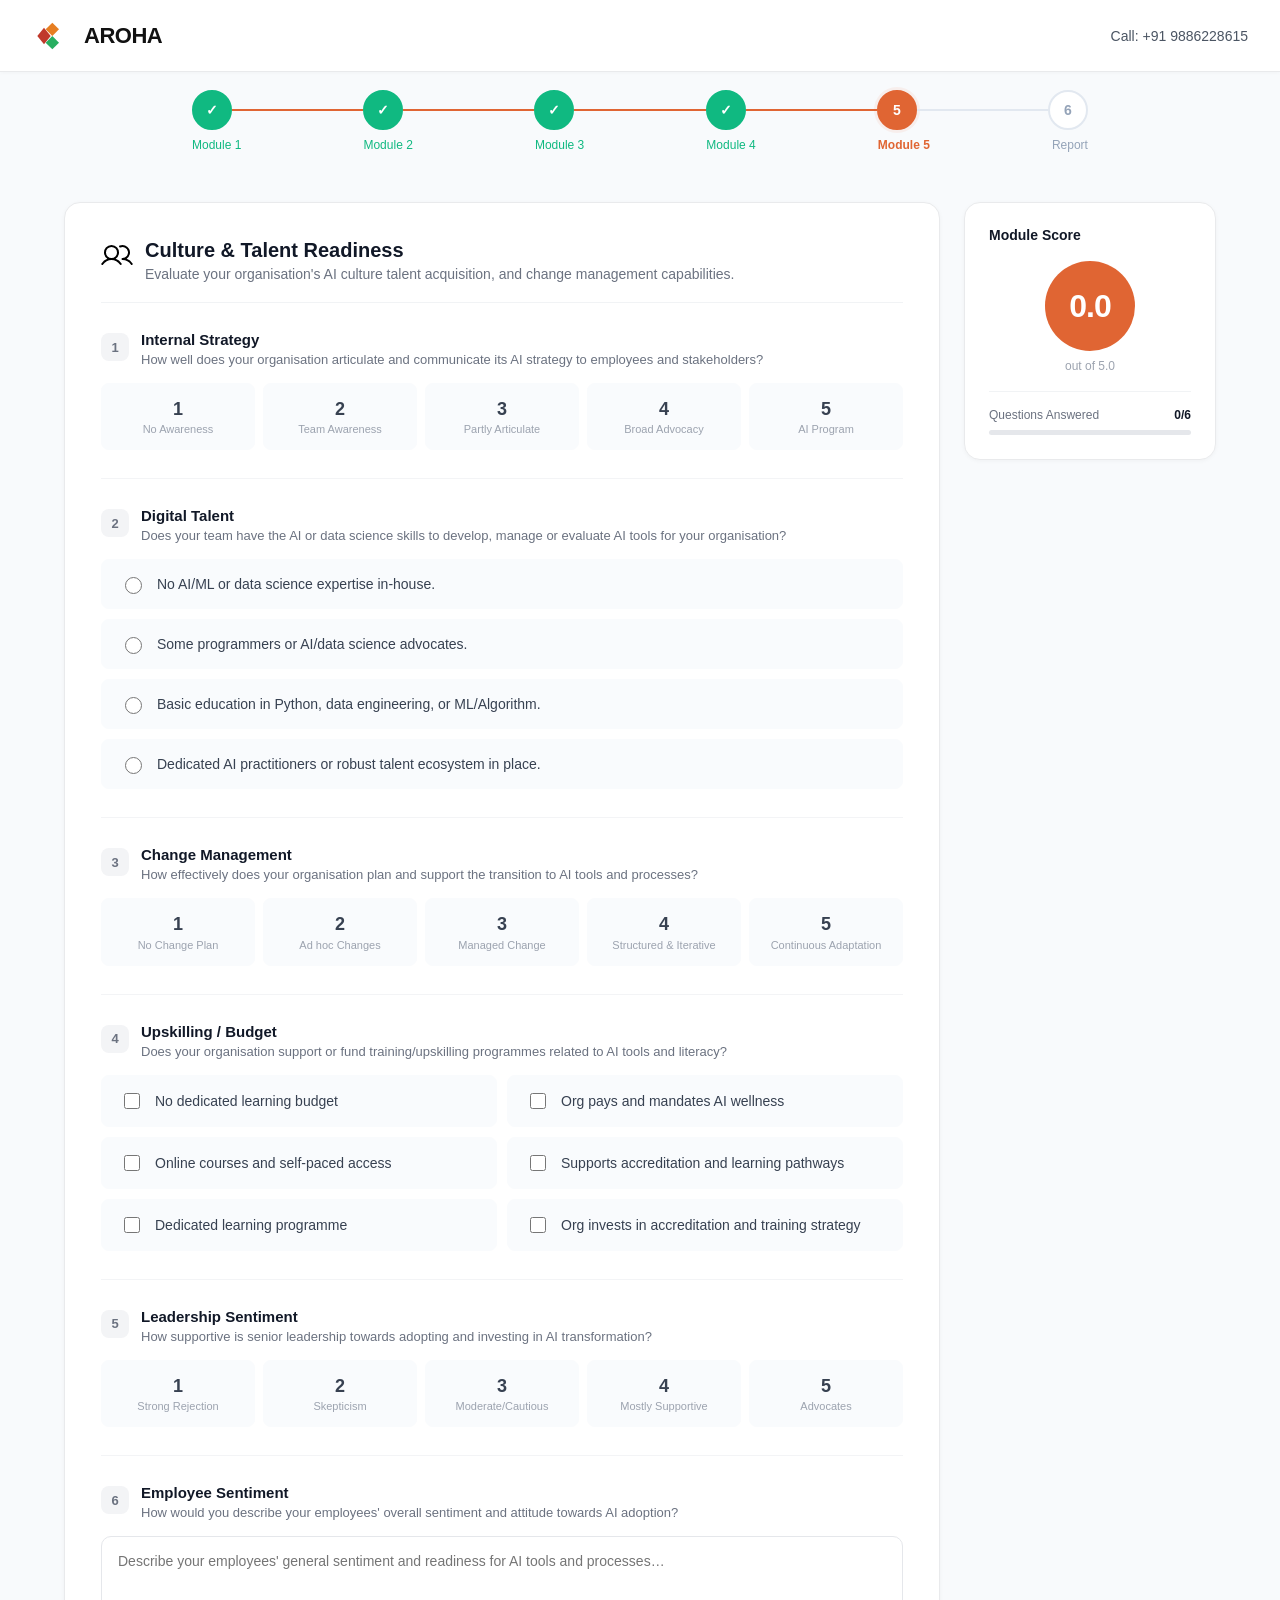
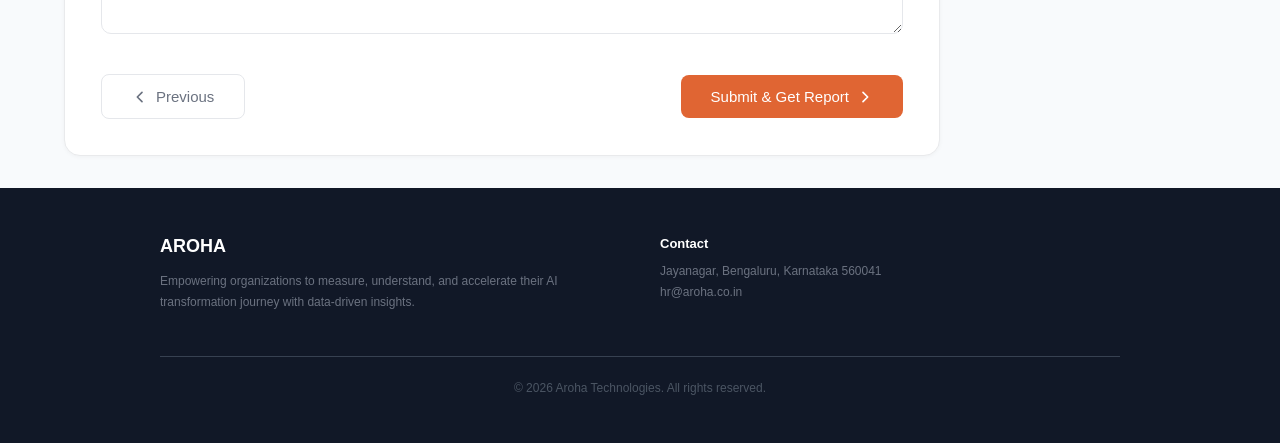
<file: module5/module5.html>
<!DOCTYPE html>
<html lang="en">
<head>
  <meta charset="UTF-8" />
  <meta name="viewport" content="width=device-width, initial-scale=1.0"/>
  <title>Aroha – Culture &amp; Talent Readiness</title>
  <link rel="stylesheet" href="module5.css"/>
</head>
<body>

<!-- ══════════════════════  FIXED HEADER  ══════════════════════ -->
<header id="top-header">
  <div class="header-inner">
    <img src="https://aroha.co.in/wp-content/uploads/2024/08/aroha_logo.png"
         alt="Aroha" style="height:42px; object-fit:contain;"
         onerror="this.outerHTML='<div style=\'display:flex;align-items:center;gap:8px\'><svg width=44 height=30 viewBox=\'0 0 52 36\' fill=none><polygon points=\'6,18 14,8 22,18 14,28\' fill=\'#C0392B\'/><polygon points=\'16,10 24,2 32,10 24,18\' fill=\'#E67E22\'/><polygon points=\'16,26 24,18 32,26 24,34\' fill=\'#27AE60\'/></svg><span style=\'font-size:22px;font-weight:900;color:#111;letter-spacing:-0.5px\'>AROHA</span></div>'"/>
    <span class="header-phone">Call: +91 9886228615</span>
  </div>
</header>

<!-- ══════════════════════  STEPPER  ══════════════════════ -->
<div class="stepper-wrap">
  <div class="stepper-inner">
    <div class="stepper-row">
      <div class="step-circle done">&#10003;</div>
      <div class="step-line done"></div>
      <div class="step-circle done">&#10003;</div>
      <div class="step-line done"></div>
      <div class="step-circle done">&#10003;</div>
      <div class="step-line done"></div>
      <div class="step-circle done">&#10003;</div>
      <div class="step-line done"></div>
      <div class="step-circle active">5</div>
      <div class="step-line"></div>
      <div class="step-circle">6</div>
    </div>
    <div class="stepper-labels">
      <span class="step-label done">Module 1</span>
      <span class="step-label done">Module 2</span>
      <span class="step-label done">Module 3</span>
      <span class="step-label done">Module 4</span>
      <span class="step-label active">Module 5</span>
      <span class="step-label">Report</span>
    </div>
  </div>
</div>

<!-- ══════════════════════  MAIN  ══════════════════════ -->
<main class="main-wrap">
  <div class="content-row">

    <!-- LEFT: Questions -->
    <div class="question-card">

      <!-- Section title -->
      <div class="section-title-row">
        <svg xmlns="http://www.w3.org/2000/svg" width="32" height="32" fill="#000000" viewBox="0 0 256 256"><path d="M117.25,157.92a60,60,0,1,0-66.5,0A95.83,95.83,0,0,0,3.53,195.63a8,8,0,1,0,13.4,8.74,80,80,0,0,1,134.14,0,8,8,0,0,0,13.4-8.74A95.83,95.83,0,0,0,117.25,157.92ZM40,108a44,44,0,1,1,44,44A44.05,44.05,0,0,1,40,108Zm210.14,98.7a8,8,0,0,1-11.07-2.33A79.83,79.83,0,0,0,172,168a8,8,0,0,1,0-16,44,44,0,1,0-16.34-84.87,8,8,0,1,1-5.94-14.85,60,60,0,0,1,55.53,105.64,95.83,95.83,0,0,1,47.22,37.71A8,8,0,0,1,250.14,206.7Z"></path></svg>
        <div>
          <h2 class="section-title">Culture &amp; Talent Readiness</h2>
          <p class="section-sub">Evaluate your organisation's AI culture talent acquisition, and change management capabilities.</p>
        </div>
      </div>

      <!-- Q1: Internal Strategy -->
      <div class="q-block">
        <div class="q-header">
          <div class="q-badge">1</div>
          <div>
            <p class="q-title">Internal Strategy</p>
            <p class="q-sub">How well does your organisation articulate and communicate its AI strategy to employees and stakeholders?</p>
          </div>
        </div>
        <div class="scale-row">
          <button class="scale-btn" data-q="q1" data-v="1" onclick="selectScale(this)"><span class="num">1</span><span class="lbl">No Awareness</span></button>
          <button class="scale-btn" data-q="q1" data-v="2" onclick="selectScale(this)"><span class="num">2</span><span class="lbl">Team Awareness</span></button>
          <button class="scale-btn" data-q="q1" data-v="3" onclick="selectScale(this)"><span class="num">3</span><span class="lbl">Partly Articulate</span></button>
          <button class="scale-btn" data-q="q1" data-v="4" onclick="selectScale(this)"><span class="num">4</span><span class="lbl">Broad Advocacy</span></button>
          <button class="scale-btn" data-q="q1" data-v="5" onclick="selectScale(this)"><span class="num">5</span><span class="lbl">AI Program</span></button>
        </div>
      </div>

      <hr class="q-divider"/>

      <!-- Q2: Digital Talent -->
      <div class="q-block">
        <div class="q-header">
          <div class="q-badge">2</div>
          <div>
            <p class="q-title">Digital Talent</p>
            <p class="q-sub">Does your team have the AI or data science skills to develop, manage or evaluate AI tools for your organisation?</p>
          </div>
        </div>
        <div class="radio-col" id="q2-radio">
          <label class="radio-option" onclick="selectRadio(this,'q2')">
            <input type="radio" name="q2" value="1"/>
            <span class="opt-text">No AI/ML or data science expertise in-house.</span>
          </label>
          <label class="radio-option" onclick="selectRadio(this,'q2')">
            <input type="radio" name="q2" value="2"/>
            <span class="opt-text">Some programmers or AI/data science advocates.</span>
          </label>
          <label class="radio-option" onclick="selectRadio(this,'q2')">
            <input type="radio" name="q2" value="3"/>
            <span class="opt-text">Basic education in Python, data engineering, or ML/Algorithm.</span>
          </label>
          <label class="radio-option" onclick="selectRadio(this,'q2')">
            <input type="radio" name="q2" value="4"/>
            <span class="opt-text">Dedicated AI practitioners or robust talent ecosystem in place.</span>
          </label>
        </div>
      </div>

      <hr class="q-divider"/>

      <!-- Q3: Change Management -->
      <div class="q-block">
        <div class="q-header">
          <div class="q-badge">3</div>
          <div>
            <p class="q-title">Change Management</p>
            <p class="q-sub">How effectively does your organisation plan and support the transition to AI tools and processes?</p>
          </div>
        </div>
        <div class="scale-row">
          <button class="scale-btn" data-q="q3" data-v="1" onclick="selectScale(this)"><span class="num">1</span><span class="lbl">No Change Plan</span></button>
          <button class="scale-btn" data-q="q3" data-v="2" onclick="selectScale(this)"><span class="num">2</span><span class="lbl">Ad hoc Changes</span></button>
          <button class="scale-btn" data-q="q3" data-v="3" onclick="selectScale(this)"><span class="num">3</span><span class="lbl">Managed Change</span></button>
          <button class="scale-btn" data-q="q3" data-v="4" onclick="selectScale(this)"><span class="num">4</span><span class="lbl">Structured &amp; Iterative</span></button>
          <button class="scale-btn" data-q="q3" data-v="5" onclick="selectScale(this)"><span class="num">5</span><span class="lbl">Continuous Adaptation</span></button>
        </div>
      </div>

      <hr class="q-divider"/>

      <!-- Q4: Upskilling/Budget -->
      <div class="q-block">
        <div class="q-header">
          <div class="q-badge">4</div>
          <div>
            <p class="q-title">Upskilling / Budget</p>
            <p class="q-sub">Does your organisation support or fund training/upskilling programmes related to AI tools and literacy?</p>
          </div>
        </div>
        <div class="check-grid" id="q4-check">
          <label class="check-option"><input type="checkbox" onchange="toggleCheck(this)"><span class="opt-text">No dedicated learning budget</span></label>
          <label class="check-option"><input type="checkbox" onchange="toggleCheck(this)"><span class="opt-text">Org pays and mandates AI wellness</span></label>
          <label class="check-option"><input type="checkbox" onchange="toggleCheck(this)"><span class="opt-text">Online courses and self-paced access</span></label>
          <label class="check-option"><input type="checkbox" onchange="toggleCheck(this)"><span class="opt-text">Supports accreditation and learning pathways</span></label>
          <label class="check-option"><input type="checkbox" onchange="toggleCheck(this)"><span class="opt-text">Dedicated learning programme</span></label>
          <label class="check-option"><input type="checkbox" onchange="toggleCheck(this)"><span class="opt-text">Org invests in accreditation and training strategy</span></label>
        </div>
      </div>

      <hr class="q-divider"/>

      <!-- Q5: Leadership Sentiment -->
      <div class="q-block">
        <div class="q-header">
          <div class="q-badge">5</div>
          <div>
            <p class="q-title">Leadership Sentiment</p>
            <p class="q-sub">How supportive is senior leadership towards adopting and investing in AI transformation?</p>
          </div>
        </div>
        <div class="scale-row">
          <button class="scale-btn" data-q="q5" data-v="1" onclick="selectScale(this)"><span class="num">1</span><span class="lbl">Strong Rejection</span></button>
          <button class="scale-btn" data-q="q5" data-v="2" onclick="selectScale(this)"><span class="num">2</span><span class="lbl">Skepticism</span></button>
          <button class="scale-btn" data-q="q5" data-v="3" onclick="selectScale(this)"><span class="num">3</span><span class="lbl">Moderate/Cautious</span></button>
          <button class="scale-btn" data-q="q5" data-v="4" onclick="selectScale(this)"><span class="num">4</span><span class="lbl">Mostly Supportive</span></button>
          <button class="scale-btn" data-q="q5" data-v="5" onclick="selectScale(this)"><span class="num">5</span><span class="lbl">Advocates</span></button>
        </div>
      </div>

      <hr class="q-divider"/>

      <!-- Q6: Employee Sentiment -->
      <div class="q-block">
        <div class="q-header">
          <div class="q-badge">6</div>
          <div>
            <p class="q-title">Employee Sentiment</p>
            <p class="q-sub">How would you describe your employees' overall sentiment and attitude towards AI adoption?</p>
          </div>
        </div>
        <textarea rows="4" placeholder="Describe your employees' general sentiment and readiness for AI tools and processes…" id="q6-text" oninput="onTextChange()"></textarea>
      </div>

      <!-- Buttons -->
      <div class="btn-row">
        <button class="btn-prev" onclick="window.location.href='../module4/module4.html'">
          <svg style="width:16px;height:16px;" fill="none" stroke="currentColor" stroke-width="2.5" viewBox="0 0 24 24">
            <path stroke-linecap="round" stroke-linejoin="round" d="M15 19l-7-7 7-7"/>
          </svg>
          Previous
        </button>
        <button class="btn-next" onclick="sessionStorage.setItem('module5Score', computeScore());window.location.href='../module6/module6.html'">
          Submit &amp; Get Report
          <svg style="width:16px;height:16px;" fill="none" stroke="currentColor" stroke-width="2.5" viewBox="0 0 24 24">
            <path stroke-linecap="round" stroke-linejoin="round" d="M9 5l7 7-7 7"/>
          </svg>
        </button>
      </div>

    </div>

    <!-- RIGHT: Sticky score -->
    <div id="score-card">
      <div class="score-inner">
        <p class="score-label">Module Score</p>
        <div class="score-circle">
          <span id="score-display">0.0</span>
        </div>
        <p class="score-sub">out of 5.0</p>
        <div class="score-progress-wrap">
          <div class="score-progress-row">
            <span class="score-progress-label">Questions Answered</span>
            <span id="answered-count" class="score-progress-count">0/6</span>
          </div>
          <div class="progress-track">
            <div class="progress-fill" id="progress-fill" style="width:0%;"></div>
          </div>
        </div>
      </div>
    </div>

  </div>
</main>

<!-- ══════════════════════  FOOTER  ══════════════════════ -->
<footer>
  <div class="footer-inner">
    <div>
      <img src="https://aroha.co.in/wp-content/uploads/2026/03/Aroha-White-1.png"
           alt="Aroha"
           style="height:34px;object-fit:contain;margin-bottom:14px;"
           onerror="this.outerHTML='<span style=\'font-size:18px;font-weight:900;color:#fff;display:block;margin-bottom:14px;\'>AROHA</span>'"/>
      <p class="footer-tagline">Empowering organizations to measure, understand, and accelerate their AI transformation journey with data-driven insights.</p>
    </div>
    <div>
      <p class="footer-contact-title">Contact</p>
      <p class="footer-contact-text">Jayanagar, Bengaluru, Karnataka 560041</p>
      <p class="footer-contact-text">hr@aroha.co.in</p>
    </div>
  </div>
  <div class="footer-bottom">
    <p>© 2026 Aroha Technologies. All rights reserved.</p>
  </div>
</footer>

<script src="module5.js"></script>
</body>
</html>
</file>
<file: module2/module2.css>
/* ── Base ── */
* { font-family: 'Inter', sans-serif; box-sizing: border-box; }
@import url('https://fonts.googleapis.com/css2?family=Inter:wght@300;400;500;600;700;800&display=swap');

body { background: #f8fafc; margin: 0; }

/* ── Fixed top header ── */
#top-header {
  position: fixed;
  top: 0; left: 0; right: 0;
  z-index: 100;
  width: 100%; height: 72px;
  background: #FFFFFFF2;
  border-bottom: 1px solid #e9eaec;
  display: flex; align-items: center;
  box-shadow: 0px 2px 3px rgba(0,0,0,0.02);
  -webkit-backdrop-filter: blur(6px);
  backdrop-filter: blur(6px);
}

.header-inner {
  width: 100%;
  display: flex; align-items: center; justify-content: space-between;
  padding: 0 32px;
}

.header-phone {
  font-size: 14px; color: #4b5563; font-weight: 500;
}

/* ── Stepper ── */
.stepper-wrap {
  margin-top: 72px;
  background: #f8fafc;
}

.stepper-inner {
  max-width: 960px; margin: 0 auto; padding: 18px 32px;
}

.stepper-row {
  display: flex; align-items: center;
 
}

.step-circle {
  width: 40px; height: 40px;
  border-radius: 9999px;
  display: flex; align-items: center; justify-content: center;
  font-size: 14px; font-weight: 600;
  border: 2px solid #E2E8F0;
  color: #94A3B8;
  background: #FFFFFF;
  flex-shrink: 0;
}

.step-circle.active {
  background: #E06533;
  border-color: #E06533;
  color: #fff;
  box-shadow: 0 0 0 3px rgba(224,101,51,.08);
}

.step-circle.done {
  background: #10b981;
  border-color: #10b981;
  color: #fff;
}

.step-line {
  flex: 1; height: 2px;
  background: #E2E8F0;
}

.step-line.done {
  background: #E06533;
  
}

.stepper-labels {
  display: flex; justify-content: space-between; margin-top: 8px;
}

.step-label {
  font-size: 12px; color: #94A3B8;
}

.step-label.active {
  color: #E06533; font-weight: 600;
}

.step-label.done {
  
  color: #10B981;

}

/* ── Main layout ── */
.main-wrap {
  max-width: 1200px; margin: 0 auto; padding: 32px 24px;
}

.content-row {
  display: flex; gap: 24px; align-items: flex-start;
}

/* ── Question card ── */
.question-card {
  flex: 1;
  background: #fff;
  border-radius: 16px;
  border: 1px solid #e9eaec;
  padding: 36px;
  box-shadow: 0 1px 4px rgba(0,0,0,.04);
}

/* ── Section title ── */
.section-title-row {
  display: flex; align-items: flex-start; gap: 12px;
  padding-bottom: 20px;
  border-bottom: 1px solid #f1f3f5;
  margin-bottom: 28px;
}

.section-icon {
  width: 24px; height: 24px; color: #1f2937;
  flex-shrink: 0; margin-top: 2px;
}

.section-title {
  font-size: 20px; font-weight: 700; color: #111827; margin: 0;
}

.section-sub {
  font-size: 14px; color: #6b7280; margin: 4px 0 0;
}

/* ── Question block ── */
.q-block { }

.q-header {
  display: flex; align-items: flex-start; gap: 12px; margin-bottom: 16px;
}

.q-badge {
  width: 28px; height: 28px; border-radius: 8px;
  background: #f3f4f6; color: #6b7280;
  font-size: 13px; font-weight: 600;
  display: flex; align-items: center; justify-content: center;
  flex-shrink: 0; margin-top: 2px;
}

.q-title {
  font-size: 15px; font-weight: 600; color: #111827; margin: 0;
}

.q-sub {
  font-size: 13px; color: #6b7280; margin: 4px 0 0;
}

/* ── Scale buttons ── */
.scale-row {
  display: flex; gap: 8px;
}

.scale-btn {
  flex: 1; padding: 14px 6px;
  border: 1px solid #f9fbfd; border-radius: 8px;
  background: #F9FBFD; cursor: pointer; text-align: center;
  transition: all .15s; color: #374151;
}

.scale-btn:hover { border-color: #e5693b; color: #e5693b; border: 1px solid #e5693b; }
.scale-btn.selected { border-color: #e5693b; background: #fdf4ec; color: #e5693b; font-weight: 700; }
.scale-btn .num { font-size: 18px; font-weight: 600; display: block; line-height: 1.3; }
.scale-btn .lbl { font-size: 11px; color: #9ca3af; display: block; margin-top: 2px; }
.scale-btn.selected .lbl { color: #e5693b; }

/* ── Radio ── */
.radio-col {
  display: flex; flex-direction: column; gap: 10px;
}

.radio-option {
  display: flex; align-items: center; gap: 12px;
  padding: 14px 18px; border: 1px solid #f9fbfd; border-radius: 8px;
  cursor: pointer; background: #F9FBFD; transition: all .15s;
  -webkit-user-select: none; user-select: none;
}

.radio-option:hover { border-color: #e5693b; color: #e5693b; border: 1px solid #e5693b; }
.radio-option.selected { border-color: #e06533; background: #fdf4ec; }
.radio-option input[type=radio] { accent-color: #e06533; width: 17px; height: 17px; flex-shrink: 0; }
.radio-option .opt-text { font-size: 14px; color: #374151; }
.radio-option.selected .opt-text { color: #e06533; font-weight: 500; }

/* ── Checkbox ── */
.check-grid {
  display: grid; grid-template-columns: 1fr 1fr; gap: 10px;
}

.check-option {
  display: flex; align-items: center; gap: 12px;
  padding: 14px 18px; border: 1px solid #f9fbfd; border-radius: 8px;
  cursor: pointer; background: #F9FBFD; transition: all .15s;
}

.check-option:hover { border: 1px solid #e5693b; }
.check-option.selected { border-color: #e06533; background: #fdf4ec; }
.check-option input[type=checkbox] { accent-color: #e06533; width: 16px; height: 16px; }
.check-option .opt-text { font-size: 14px; color: #374151; }
.check-option.selected .opt-text { color: #e06533; font-weight: 500; }

/* ── Divider ── */
.q-divider { border: none; border-top: 1px solid #f3f4f6; margin: 28px 0; }

/* ── Textarea ── */
textarea {
  width: 100%; border: 1px solid #e5e7eb; border-radius: 10px;
  padding: 16px; font-size: 14px; color: #6b7280;
  resize: vertical; outline: none;
  font-family: 'Inter', sans-serif; background: #fff;
}

textarea:focus { border-color: #e06533; }

/* ── Button row ── */
.btn-row {
  display: flex; justify-content: space-between; align-items: center; margin-top: 36px;
}

.btn-next {
  display: inline-flex; align-items: center; gap: 8px;
  background: #e06533; color: #fff; border: none;
  padding: 13px 30px; border-radius: 10px;
  font-size: 15px; font-weight: 500; cursor: pointer; transition: background .15s;
}

.btn-next:hover { background: #c8542a; }

.btn-prev {
  display: inline-flex; align-items: center; gap: 8px;
  background: #fff; color: #6b7280;
  border: 1px solid #e5e7eb;
  padding: 13px 30px; border-radius: 10px;
  font-size: 15px; font-weight: 500; cursor: pointer; transition: all .15s;
}

.btn-prev:hover { border-color: #e06533; color: #e06533; }

/* ── Score card ── */
#score-card {
  position: sticky;
  top: 88px;
  align-self: flex-start;
  width: 252px; flex-shrink: 0;
}

.score-inner {
  background: #fff; border-radius: 16px;
  border: 1px solid #e9eaec; padding: 24px;
  box-shadow: 0 1px 4px rgba(0,0,0,.04);
}

.score-label {
  font-size: 14px; font-weight: 600; color: #111827; margin: 0 0 18px;
}

.score-circle {
  width: 90px; height: 90px; border-radius: 50%;
  background: #e06533;
  display: flex; align-items: center; justify-content: center;
  margin: 0 auto;
}

#score-display {
  font-size: 32px; font-weight: 800; color: #fff; letter-spacing: -1px;
}

.score-sub {
  text-align: center; font-size: 12px; color: #9ca3af; margin: 8px 0 18px;
}

.score-progress-wrap {
  border-top: 1px solid #f1f3f5; padding-top: 16px;
}

.score-progress-row {
  display: flex; justify-content: space-between; align-items: center; margin-bottom: 8px;
}

.score-progress-label { font-size: 12px; color: #6b7280; }
.score-progress-count { font-size: 12px; font-weight: 700; color: #111827; }

.progress-track {
  height: 5px; background: #e5e7eb; border-radius: 999px;
}

.progress-fill {
  height: 5px; background: #e06533; border-radius: 999px; transition: width .4s ease;
}

/* ── Footer ── */
footer {
  background: #111827; color: #d1d5db; padding: 48px 32px;
}

.footer-inner {
  max-width: 960px; margin: 0 auto;
  display: grid; grid-template-columns: 1fr 1fr; gap: 40px;
}

.footer-tagline {
  font-size: 12px; color: #6b7280; line-height: 1.7;
}

.footer-contact-title {
  font-size: 13px; font-weight: 600; color: #fff; margin: 0 0 10px;
}

.footer-contact-text {
  font-size: 12px; color: #6b7280; line-height: 1.7; margin: 0;
}

.footer-bottom {
  max-width: 960px; margin: 32px auto 0;
  border-top: 1px solid #374151; padding-top: 24px; text-align: center;
}

.footer-bottom p {
  font-size: 12px; color: #4b5563; margin: 0;
}
</file>
<file: module3/module3.css>
/* ── Base ── */
* { font-family: 'Inter', sans-serif; box-sizing: border-box; }
@import url('https://fonts.googleapis.com/css2?family=Inter:wght@300;400;500;600;700;800&display=swap');

body { background: #f8fafc; margin: 0; }

/* ── Fixed top header ── */
#top-header {
  position: fixed;
  top: 0; left: 0; right: 0;
  z-index: 100;
  width: 100%; height: 72px;
  background: #FFFFFFF2;
  border-bottom: 1px solid #e9eaec;
  display: flex; align-items: center;
  box-shadow: 0px 2px 3px rgba(0,0,0,0.02);
  -webkit-backdrop-filter: blur(6px);
  backdrop-filter: blur(6px);
}

.header-inner {
  width: 100%;
  display: flex; align-items: center; justify-content: space-between;
  padding: 0 32px;
}

.header-phone { font-size: 14px; color: #4b5563; font-weight: 500; }

/* ── Stepper ── */
.stepper-wrap { margin-top: 72px; background: #f8fafc; }

.stepper-inner { max-width: 960px; margin: 0 auto; padding: 18px 32px; }

.stepper-row { display: flex; align-items: center; }

.step-circle {
  width: 40px; height: 40px; border-radius: 9999px;
  display: flex; align-items: center; justify-content: center;
  font-size: 14px; font-weight: 600;
  border: 2px solid #E2E8F0; color: #94A3B8; background: #FFFFFF;
  flex-shrink: 0;
}

.step-circle.active {
  background: #E06533; border-color: #E06533; color: #fff;
  box-shadow: 0 0 0 3px rgba(224,101,51,.08);
}

.step-circle.done { background: #10b981; border-color: #10b981; color: #fff; }

.step-line { flex: 1; height: 2px; background: #E2E8F0; }
.step-line.done { background: #E06533; }

.stepper-labels { display: flex; justify-content: space-between; margin-top: 8px; }

.step-label { font-size: 12px; color: #94A3B8; }
.step-label.active { color: #E06533; font-weight: 600; }
.step-label.done { color: #10B981; }

/* ── Main layout ── */
.main-wrap { max-width: 1200px; margin: 0 auto; padding: 32px 24px; }

.content-row { display: flex; gap: 24px; align-items: flex-start; }

/* ── Question card ── */
.question-card {
  flex: 1; background: #fff; border-radius: 16px;
  border: 1px solid #e9eaec; padding: 36px;
  box-shadow: 0 1px 4px rgba(0,0,0,.04);
}

/* ── Section title ── */
.section-title-row {
  display: flex; align-items: flex-start; gap: 12px;
  padding-bottom: 20px; border-bottom: 1px solid #f1f3f5; margin-bottom: 28px;
}

.section-title { font-size: 20px; font-weight: 700; color: #111827; margin: 0; }
.section-sub { font-size: 14px; color: #6b7280; margin: 4px 0 0; }

/* ── Question blocks ── */
.q-header { display: flex; align-items: flex-start; gap: 12px; margin-bottom: 16px; }

.q-badge {
  width: 28px; height: 28px; border-radius: 8px;
  background: #f3f4f6; color: #6b7280;
  font-size: 13px; font-weight: 600;
  display: flex; align-items: center; justify-content: center;
  flex-shrink: 0; margin-top: 2px;
}

.q-title { font-size: 15px; font-weight: 600; color: #111827; margin: 0; }
.q-sub { font-size: 13px; color: #6b7280; margin: 4px 0 0; }

/* ── Scale buttons ── */
.scale-row { display: flex; gap: 8px; }

.scale-btn {
  flex: 1; padding: 14px 6px;
  border: 1px solid #f9fbfd; border-radius: 8px;
  background: #F9FBFD; cursor: pointer; text-align: center;
  transition: all .15s; color: #374151;
}

.scale-btn:hover { border-color: #e5693b; color: #e5693b; border: 1px solid #e5693b; }
.scale-btn.selected { border-color: #e5693b; background: #fdf4ec; color: #e5693b; font-weight: 700; }
.scale-btn .num { font-size: 18px; font-weight: 600; display: block; line-height: 1.3; }
.scale-btn .lbl { font-size: 11px; color: #9ca3af; display: block; margin-top: 2px; }
.scale-btn.selected .lbl { color: #e5693b; }

/* ── Radio ── */
.radio-col { display: flex; flex-direction: column; gap: 10px; }

.radio-option {
  display: flex; align-items: center; gap: 12px;
  padding: 14px 18px; border: 1px solid #f9fbfd; border-radius: 8px;
  cursor: pointer; background: #F9FBFD; transition: all .15s;
  -webkit-user-select: none; user-select: none;
}

.radio-option:hover { border-color: #e5693b; color: #e5693b; border: 1px solid #e5693b; }
.radio-option.selected { border-color: #e06533; background: #fdf4ec; }
.radio-option input[type=radio] { accent-color: #e06533; width: 17px; height: 17px; flex-shrink: 0; }
.radio-option .opt-text { font-size: 14px; color: #374151; }
.radio-option.selected .opt-text { color: #e06533; font-weight: 500; }

/* ── Checkbox ── */
.check-grid { display: grid; grid-template-columns: 1fr 1fr; gap: 10px; }

.check-option {
  display: flex; align-items: center; gap: 12px;
  padding: 14px 18px; border: 1px solid #f9fbfd; border-radius: 8px;
  cursor: pointer; background: #F9FBFD; transition: all .15s;
}

.check-option:hover { border: 1px solid #e5693b; }
.check-option.selected { border-color: #e06533; background: #fdf4ec; }
.check-option input[type=checkbox] { accent-color: #e06533; width: 16px; height: 16px; }
.check-option .opt-text { font-size: 14px; color: #374151; }
.check-option.selected .opt-text { color: #e06533; font-weight: 500; }

/* ── Divider ── */
.q-divider { border: none; border-top: 1px solid #f3f4f6; margin: 28px 0; }

/* ── Textarea ── */
textarea {
  width: 100%; border: 1px solid #e5e7eb; border-radius: 10px;
  padding: 16px; font-size: 14px; color: #6b7280;
  resize: vertical; outline: none;
  font-family: 'Inter', sans-serif; background: #fff;
}

textarea:focus { border-color: #e06533; }

/* ── Button row ── */
.btn-row { display: flex; justify-content: space-between; align-items: center; margin-top: 36px; }

.btn-next {
  display: inline-flex; align-items: center; gap: 8px;
  background: #e06533; color: #fff; border: none;
  padding: 13px 30px; border-radius: 10px;
  font-size: 15px; font-weight: 500; cursor: pointer; transition: background .15s;
}

.btn-next:hover { background: #c8542a; }

.btn-prev {
  display: inline-flex; align-items: center; gap: 8px;
  background: #fff; color: #6b7280; border: 1px solid #e5e7eb;
  padding: 13px 30px; border-radius: 10px;
  font-size: 15px; font-weight: 500; cursor: pointer; transition: all .15s;
}

.btn-prev:hover { border-color: #e06533; color: #e06533; }

/* ── Score card ── */
#score-card {
  position: sticky; top: 88px; align-self: flex-start;
  width: 252px; flex-shrink: 0;
}

.score-inner {
  background: #fff; border-radius: 16px;
  border: 1px solid #e9eaec; padding: 24px;
  box-shadow: 0 1px 4px rgba(0,0,0,.04);
}

.score-label { font-size: 14px; font-weight: 600; color: #111827; margin: 0 0 18px; }

.score-circle {
  width: 90px; height: 90px; border-radius: 50%;
  background: #e06533;
  display: flex; align-items: center; justify-content: center;
  margin: 0 auto;
}

#score-display { font-size: 32px; font-weight: 800; color: #fff; letter-spacing: -1px; }

.score-sub { text-align: center; font-size: 12px; color: #9ca3af; margin: 8px 0 18px; }

.score-progress-wrap { border-top: 1px solid #f1f3f5; padding-top: 16px; }

.score-progress-row { display: flex; justify-content: space-between; align-items: center; margin-bottom: 8px; }

.score-progress-label { font-size: 12px; color: #6b7280; }
.score-progress-count { font-size: 12px; font-weight: 700; color: #111827; }

.progress-track { height: 5px; background: #e5e7eb; border-radius: 999px; }
.progress-fill { height: 5px; background: #e06533; border-radius: 999px; transition: width .4s ease; }

/* ── Footer ── */
footer { background: #111827; color: #d1d5db; padding: 48px 32px; }

.footer-inner {
  max-width: 960px; margin: 0 auto;
  display: grid; grid-template-columns: 1fr 1fr; gap: 40px;
}

.footer-tagline { font-size: 12px; color: #6b7280; line-height: 1.7; }
.footer-contact-title { font-size: 13px; font-weight: 600; color: #fff; margin: 0 0 10px; }
.footer-contact-text { font-size: 12px; color: #6b7280; line-height: 1.7; margin: 0; }

.footer-bottom {
  max-width: 960px; margin: 32px auto 0;
  border-top: 1px solid #374151; padding-top: 24px; text-align: center;
}

.footer-bottom p { font-size: 12px; color: #4b5563; margin: 0; }
</file>
<file: module4/module4.css>
/* ── Base ── */
* { font-family: 'Inter', sans-serif; box-sizing: border-box; }
@import url('https://fonts.googleapis.com/css2?family=Inter:wght@300;400;500;600;700;800&display=swap');

body { background: #f8fafc; margin: 0; }

/* ── Fixed top header ── */
#top-header {
  position: fixed;
  top: 0; left: 0; right: 0;
  z-index: 100;
  width: 100%; height: 72px;
  background: #FFFFFFF2;
  border-bottom: 1px solid #e9eaec;
  display: flex; align-items: center;
  box-shadow: 0px 2px 3px rgba(0,0,0,0.02);
  -webkit-backdrop-filter: blur(6px);
  backdrop-filter: blur(6px);
}

.header-inner {
  width: 100%;
  display: flex; align-items: center; justify-content: space-between;
  padding: 0 32px;
}

.header-phone { font-size: 14px; color: #4b5563; font-weight: 500; }

/* ── Stepper ── */
.stepper-wrap { margin-top: 72px; background: #f8fafc; }

.stepper-inner { max-width: 960px; margin: 0 auto; padding: 18px 32px; }

.stepper-row { display: flex; align-items: center; }

.step-circle {
  width: 40px; height: 40px; border-radius: 9999px;
  display: flex; align-items: center; justify-content: center;
  font-size: 14px; font-weight: 600;
  border: 2px solid #E2E8F0; color: #94A3B8; background: #FFFFFF;
  flex-shrink: 0;
}

.step-circle.active {
  background: #E06533; border-color: #E06533; color: #fff;
  box-shadow: 0 0 0 3px rgba(224,101,51,.08);
}

.step-circle.done { background: #10b981; border-color: #10b981; color: #fff; }

.step-line { flex: 1; height: 2px; background: #E2E8F0; }
.step-line.done { background: #E06533; }

.stepper-labels { display: flex; justify-content: space-between; margin-top: 8px; }

.step-label { font-size: 12px; color: #94A3B8; }
.step-label.active { color: #E06533; font-weight: 600; }
.step-label.done { color: #10B981; }

/* ── Main layout ── */
.main-wrap { max-width: 1200px; margin: 0 auto; padding: 32px 24px; }

.content-row { display: flex; gap: 24px; align-items: flex-start; }

/* ── Question card ── */
.question-card {
  flex: 1; background: #fff; border-radius: 16px;
  border: 1px solid #e9eaec; padding: 36px;
  box-shadow: 0 1px 4px rgba(0,0,0,.04);
}

/* ── Section title ── */
.section-title-row {
  display: flex; align-items: flex-start; gap: 12px;
  padding-bottom: 20px; border-bottom: 1px solid #f1f3f5; margin-bottom: 28px;
}

.section-title { font-size: 20px; font-weight: 700; color: #111827; margin: 0; }
.section-sub { font-size: 14px; color: #6b7280; margin: 4px 0 0; }

/* ── Question blocks ── */
.q-block { margin-bottom: 4px; }
.q-header { display: flex; align-items: flex-start; gap: 12px; margin-bottom: 16px; }

.q-badge {
  width: 28px; height: 28px; border-radius: 8px;
  background: #f3f4f6; color: #6b7280;
  font-size: 13px; font-weight: 600;
  display: flex; align-items: center; justify-content: center;
  flex-shrink: 0; margin-top: 2px;
}

.q-title { font-size: 15px; font-weight: 600; color: #111827; margin: 0; }
.q-sub { font-size: 13px; color: #6b7280; margin: 4px 0 0; }

/* ── Scale buttons ── */
.scale-row { display: flex; gap: 8px; }

.scale-btn {
  flex: 1; padding: 14px 6px;
  border: 1px solid #f9fbfd; border-radius: 8px;
  background: #F9FBFD; cursor: pointer; text-align: center;
  transition: all .15s; color: #374151;
}

.scale-btn:hover { border-color: #e5693b; color: #e5693b; border: 1px solid #e5693b; }
.scale-btn.selected { border-color: #e5693b; background: #fdf4ec; color: #e5693b; font-weight: 700; }
.scale-btn .num { font-size: 18px; font-weight: 600; display: block; line-height: 1.3; }
.scale-btn .lbl { font-size: 11px; color: #9ca3af; display: block; margin-top: 2px; }
.scale-btn.selected .lbl { color: #e5693b; }

/* ── Radio ── */
.radio-col { display: flex; flex-direction: column; gap: 10px; }

.radio-option {
  display: flex; align-items: center; gap: 12px;
  padding: 14px 18px; border: 1px solid #f9fbfd; border-radius: 8px;
  cursor: pointer; background: #F9FBFD; transition: all .15s;
  -webkit-user-select: none; user-select: none;
}

.radio-option:hover { border-color: #e5693b; color: #e5693b; border: 1px solid #e5693b; }
.radio-option.selected { border-color: #e06533; background: #fdf4ec; }
.radio-option input[type=radio] { accent-color: #e06533; width: 17px; height: 17px; flex-shrink: 0; }
.radio-option .opt-text { font-size: 14px; color: #374151; }
.radio-option.selected .opt-text { color: #e06533; font-weight: 500; }

/* ── Checkbox ── */
.check-grid { display: grid; grid-template-columns: 1fr 1fr; gap: 10px; }

.check-option {
  display: flex; align-items: center; gap: 12px;
  padding: 14px 18px; border: 1px solid #f9fbfd; border-radius: 8px;
  cursor: pointer; background: #F9FBFD; transition: all .15s;
}

.check-option:hover { border: 1px solid #e5693b; }
.check-option.selected { border-color: #e06533; background: #fdf4ec; }
.check-option input[type=checkbox] { accent-color: #e06533; width: 16px; height: 16px; }
.check-option .opt-text { font-size: 14px; color: #374151; }
.check-option.selected .opt-text { color: #e06533; font-weight: 500; }

/* ── Divider ── */
.q-divider { border: none; border-top: 1px solid #f3f4f6; margin: 28px 0; }

/* ── Textarea ── */
textarea {
  width: 100%; border: 1px solid #e5e7eb; border-radius: 10px;
  padding: 16px; font-size: 14px; color: #6b7280;
  resize: vertical; outline: none;
  font-family: 'Inter', sans-serif; background: #fff;
}

textarea:focus { border-color: #e06533; }

/* ── Button row ── */
.btn-row { display: flex; justify-content: space-between; align-items: center; margin-top: 36px; }

.btn-next {
  display: inline-flex; align-items: center; gap: 8px;
  background: #e06533; color: #fff; border: none;
  padding: 13px 30px; border-radius: 10px;
  font-size: 15px; font-weight: 500; cursor: pointer; transition: background .15s;
}

.btn-next:hover { background: #c8542a; }

.btn-prev {
  display: inline-flex; align-items: center; gap: 8px;
  background: #fff; color: #6b7280; border: 1px solid #e5e7eb;
  padding: 13px 30px; border-radius: 10px;
  font-size: 15px; font-weight: 500; cursor: pointer; transition: all .15s;
}

.btn-prev:hover { border-color: #e06533; color: #e06533; }

/* ── Score card ── */
#score-card {
  position: sticky; top: 88px; align-self: flex-start;
  width: 252px; flex-shrink: 0;
}

.score-inner {
  background: #fff; border-radius: 16px;
  border: 1px solid #e9eaec; padding: 24px;
  box-shadow: 0 1px 4px rgba(0,0,0,.04);
}

.score-label { font-size: 14px; font-weight: 600; color: #111827; margin: 0 0 18px; }

.score-circle {
  width: 90px; height: 90px; border-radius: 50%;
  background: #e06533;
  display: flex; align-items: center; justify-content: center;
  margin: 0 auto;
}

#score-display { font-size: 32px; font-weight: 800; color: #fff; letter-spacing: -1px; }

.score-sub { text-align: center; font-size: 12px; color: #9ca3af; margin: 8px 0 18px; }

.score-progress-wrap { border-top: 1px solid #f1f3f5; padding-top: 16px; }

.score-progress-row { display: flex; justify-content: space-between; align-items: center; margin-bottom: 8px; }

.score-progress-label { font-size: 12px; color: #6b7280; }
.score-progress-count { font-size: 12px; font-weight: 700; color: #111827; }

.progress-track { height: 5px; background: #e5e7eb; border-radius: 999px; }
.progress-fill { height: 5px; background: #e06533; border-radius: 999px; transition: width .4s ease; }

/* ── Footer ── */
footer { background: #111827; color: #d1d5db; padding: 48px 32px; }

.footer-inner {
  max-width: 960px; margin: 0 auto;
  display: grid; grid-template-columns: 1fr 1fr; gap: 40px;
}

.footer-tagline { font-size: 12px; color: #6b7280; line-height: 1.7; }
.footer-contact-title { font-size: 13px; font-weight: 600; color: #fff; margin: 0 0 10px; }
.footer-contact-text { font-size: 12px; color: #6b7280; line-height: 1.7; margin: 0; }

.footer-bottom {
  max-width: 960px; margin: 32px auto 0;
  border-top: 1px solid #374151; padding-top: 24px; text-align: center;
}

.footer-bottom p { font-size: 12px; color: #4b5563; margin: 0; }
</file>
<file: module5/module5.css>
/* ── Base ── */
* { font-family: 'Inter', sans-serif; box-sizing: border-box; }
@import url('https://fonts.googleapis.com/css2?family=Inter:wght@300;400;500;600;700;800&display=swap');

body { background: #f8fafc; margin: 0; }

/* ── Fixed top header ── */
#top-header {
  position: fixed;
  top: 0; left: 0; right: 0;
  z-index: 100;
  width: 100%; height: 72px;
  background: #FFFFFFF2;
  border-bottom: 1px solid #e9eaec;
  display: flex; align-items: center;
  box-shadow: 0px 2px 3px rgba(0,0,0,0.02);
  -webkit-backdrop-filter: blur(6px);
  backdrop-filter: blur(6px);
}

.header-inner {
  width: 100%;
  display: flex; align-items: center; justify-content: space-between;
  padding: 0 32px;
}

.header-phone { font-size: 14px; color: #4b5563; font-weight: 500; }

/* ── Stepper ── */
.stepper-wrap { margin-top: 72px; background: #f8fafc; }

.stepper-inner { max-width: 960px; margin: 0 auto; padding: 18px 32px; }

.stepper-row { display: flex; align-items: center; }

.step-circle {
  width: 40px; height: 40px; border-radius: 9999px;
  display: flex; align-items: center; justify-content: center;
  font-size: 14px; font-weight: 600;
  border: 2px solid #E2E8F0; color: #94A3B8; background: #FFFFFF;
  flex-shrink: 0;
}

.step-circle.active {
  background: #E06533; border-color: #E06533; color: #fff;
  box-shadow: 0 0 0 3px rgba(224,101,51,.08);
}

.step-circle.done { background: #10b981; border-color: #10b981; color: #fff; }

.step-line { flex: 1; height: 2px; background: #E2E8F0; }
.step-line.done { background: #E06533; }

.stepper-labels { display: flex; justify-content: space-between; margin-top: 8px; }

.step-label { font-size: 12px; color: #94A3B8; }
.step-label.active { color: #E06533; font-weight: 600; }
.step-label.done { color: #10B981; }

/* ── Main layout ── */
.main-wrap { max-width: 1200px; margin: 0 auto; padding: 32px 24px; }

.content-row { display: flex; gap: 24px; align-items: flex-start; }

/* ── Question card ── */
.question-card {
  flex: 1; background: #fff; border-radius: 16px;
  border: 1px solid #e9eaec; padding: 36px;
  box-shadow: 0 1px 4px rgba(0,0,0,.04);
}

/* ── Section title ── */
.section-title-row {
  display: flex; align-items: flex-start; gap: 12px;
  padding-bottom: 20px; border-bottom: 1px solid #f1f3f5; margin-bottom: 28px;
}

.section-title { font-size: 20px; font-weight: 700; color: #111827; margin: 0; }
.section-sub { font-size: 14px; color: #6b7280; margin: 4px 0 0; }

/* ── Question blocks ── */
.q-block { margin-bottom: 4px; }
.q-header { display: flex; align-items: flex-start; gap: 12px; margin-bottom: 16px; }

.q-badge {
  width: 28px; height: 28px; border-radius: 8px;
  background: #f3f4f6; color: #6b7280;
  font-size: 13px; font-weight: 600;
  display: flex; align-items: center; justify-content: center;
  flex-shrink: 0; margin-top: 2px;
}

.q-title { font-size: 15px; font-weight: 600; color: #111827; margin: 0; }
.q-sub { font-size: 13px; color: #6b7280; margin: 4px 0 0; }

/* ── Scale buttons ── */
.scale-row { display: flex; gap: 8px; }

.scale-btn {
  flex: 1; padding: 14px 6px;
  border: 1px solid #f9fbfd; border-radius: 8px;
  background: #F9FBFD; cursor: pointer; text-align: center;
  transition: all .15s; color: #374151;
}

.scale-btn:hover { border-color: #e5693b; color: #e5693b; border: 1px solid #e5693b; }
.scale-btn.selected { border-color: #e5693b; background: #fdf4ec; color: #e5693b; font-weight: 700; }
.scale-btn .num { font-size: 18px; font-weight: 600; display: block; line-height: 1.3; }
.scale-btn .lbl { font-size: 11px; color: #9ca3af; display: block; margin-top: 2px; }
.scale-btn.selected .lbl { color: #e5693b; }

/* ── Radio ── */
.radio-col { display: flex; flex-direction: column; gap: 10px; }

.radio-option {
  display: flex; align-items: center; gap: 12px;
  padding: 14px 18px; border: 1px solid #f9fbfd; border-radius: 8px;
  cursor: pointer; background: #F9FBFD; transition: all .15s;
  -webkit-user-select: none; user-select: none;
}

.radio-option:hover { border-color: #e5693b; color: #e5693b; border: 1px solid #e5693b; }
.radio-option.selected { border-color: #e06533; background: #fdf4ec; }
.radio-option input[type=radio] { accent-color: #e06533; width: 17px; height: 17px; flex-shrink: 0; }
.radio-option .opt-text { font-size: 14px; color: #374151; }
.radio-option.selected .opt-text { color: #e06533; font-weight: 500; }

/* ── Checkbox ── */
.check-grid { display: grid; grid-template-columns: 1fr 1fr; gap: 10px; }

.check-option {
  display: flex; align-items: center; gap: 12px;
  padding: 14px 18px; border: 1px solid #f9fbfd; border-radius: 8px;
  cursor: pointer; background: #F9FBFD; transition: all .15s;
}

.check-option:hover { border: 1px solid #e5693b; }
.check-option.selected { border-color: #e06533; background: #fdf4ec; }
.check-option input[type=checkbox] { accent-color: #e06533; width: 16px; height: 16px; }
.check-option .opt-text { font-size: 14px; color: #374151; }
.check-option.selected .opt-text { color: #e06533; font-weight: 500; }

/* ── Divider ── */
.q-divider { border: none; border-top: 1px solid #f3f4f6; margin: 28px 0; }

/* ── Textarea ── */
textarea {
  width: 100%; border: 1px solid #e5e7eb; border-radius: 10px;
  padding: 16px; font-size: 14px; color: #6b7280;
  resize: vertical; outline: none;
  font-family: 'Inter', sans-serif; background: #fff;
}

textarea:focus { border-color: #e06533; }

/* ── Button row ── */
.btn-row { display: flex; justify-content: space-between; align-items: center; margin-top: 36px; }

.btn-next {
  display: inline-flex; align-items: center; gap: 8px;
  background: #e06533; color: #fff; border: none;
  padding: 13px 30px; border-radius: 8px;
  font-size: 15px; font-weight: 500; cursor: pointer; transition: background .15s;
}

.btn-next:hover { background: #c8542a; }

.btn-prev {
  display: inline-flex; align-items: center; gap: 8px;
  background: #fff; color: #6b7280; border: 1px solid #e5e7eb;
  padding: 13px 30px; border-radius: 8px;
  font-size: 15px; font-weight: 500; cursor: pointer; transition: all .15s;
}

.btn-prev:hover { border-color: #e06533; color: #e06533; }

/* ── Score card ── */
#score-card {
  position: sticky; top: 88px; align-self: flex-start;
  width: 252px; flex-shrink: 0;
}

.score-inner {
  background: #fff; border-radius: 16px;
  border: 1px solid #e9eaec; padding: 24px;
  box-shadow: 0 1px 4px rgba(0,0,0,.04);
}

.score-label { font-size: 14px; font-weight: 600; color: #111827; margin: 0 0 18px; }

.score-circle {
  width: 90px; height: 90px; border-radius: 50%;
  background: #e06533;
  display: flex; align-items: center; justify-content: center;
  margin: 0 auto;
}

#score-display { font-size: 32px; font-weight: 800; color: #fff; letter-spacing: -1px; }

.score-sub { text-align: center; font-size: 12px; color: #9ca3af; margin: 8px 0 18px; }

.score-progress-wrap { border-top: 1px solid #f1f3f5; padding-top: 16px; }

.score-progress-row { display: flex; justify-content: space-between; align-items: center; margin-bottom: 8px; }

.score-progress-label { font-size: 12px; color: #6b7280; }
.score-progress-count { font-size: 12px; font-weight: 700; color: #111827; }

.progress-track { height: 5px; background: #e5e7eb; border-radius: 999px; }
.progress-fill { height: 5px; background: #e06533; border-radius: 999px; transition: width .4s ease; }

/* ── Footer ── */
footer { background: #111827; color: #d1d5db; padding: 48px 32px; }

.footer-inner {
  max-width: 960px; margin: 0 auto;
  display: grid; grid-template-columns: 1fr 1fr; gap: 40px;
}

.footer-tagline { font-size: 12px; color: #6b7280; line-height: 1.7; }
.footer-contact-title { font-size: 13px; font-weight: 600; color: #fff; margin: 0 0 10px; }
.footer-contact-text { font-size: 12px; color: #6b7280; line-height: 1.7; margin: 0; }

.footer-bottom {
  max-width: 960px; margin: 32px auto 0;
  border-top: 1px solid #374151; padding-top: 24px; text-align: center;
}

.footer-bottom p { font-size: 12px; color: #4b5563; margin: 0; }
</file>
